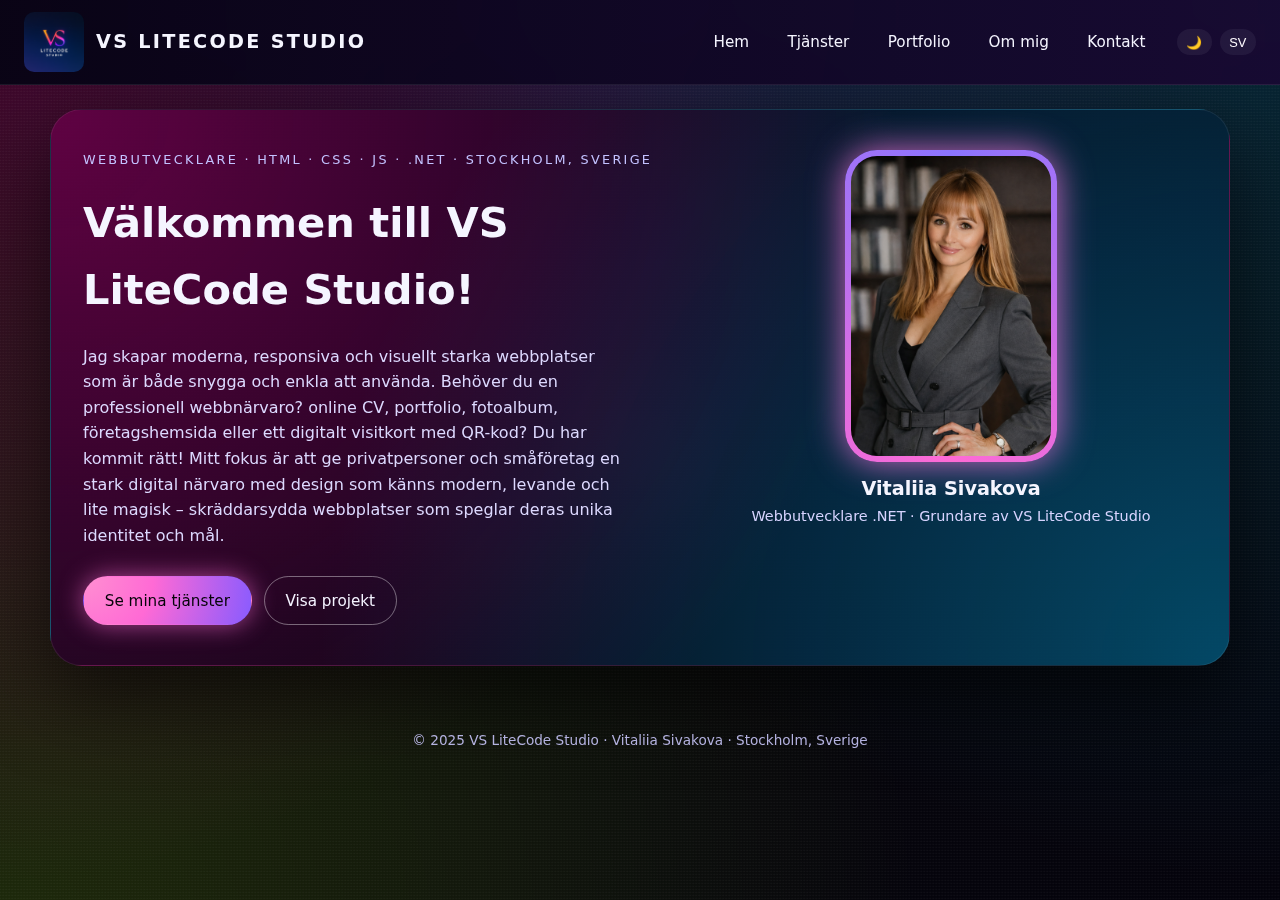
<file: index.html>
<!DOCTYPE html>
<html lang="sv">

<head>
  <script async src="https://www.googletagmanager.com/gtag/js?id=G-PQF28C71PZ"></script>
  <script>
    window.dataLayer = window.dataLayer || [];
    function gtag() { dataLayer.push(arguments); }
    gtag('js', new Date());
    gtag('config', 'G-PQF28C71PZ');
  </script>
  <meta charset="UTF-8" />
  <!-- SEO SETTINGS -->
  <meta name="description"
    content="VS LiteCode Studio — веб-разработка, дизайн, создание сайтов, портфолио и персональные проекты. Современный minimal-дизайн и быстрые сайты от Vita Sivakova.">
  <meta name="keywords" content="web development, web design, portfolio, VS LiteCode Studio, Vita Sivakova, разработка сайтов, webbutveckling, frontend, HTML CSS Javascript, .NET developer, C# programmering,web development, web design, portfolio, digital CV, VS LiteCode Studio, Vita Sivakova, frontend, hemsida, digital design,Vita Sivakova, Vitaliia Sivakova, Vita Bondarenko, Вита Сивакова, Вита Бондаренко,
створення сайтів, цифрові візитки, візитки онлайн, вебдизайн Україна, Фотоальбоми, онлайн Фотоальбоми,
створення сайтів недорого, портфоліо вебдизайнера, сайт-візитка, розробка сайтів Україна,
нейродизайн, нейродизайн сайтів, студія дизайну сайтів, лендинг компанії, лендинг,
сімейний онлайн фотоальбом, веб-розробка, розробка сайтів професійно,

создание сайтов, цифровые визитки, визитки онлайн, вебдизайн Украина, фотоальбомы онлайн,
создание сайтов недорого, создание сайтов профессионально, нейродизайн сайтов, студия дизайна сайтов,
семейный онлайн фотоальбом, портфолио, проекты, веб-разработка, веб-сайт,

web design, website design, web development, responsive design, portfolio website,
business landing page, digital business card, online portfolio, creative web studio,
modern web development, UI design, UX design, personal website, website creator,
frontend developer, one-page website, product landing page, creative website project,

hemsida, webbdesign, webbdesigner, skapa hemsida, digitala visitkort,
webbutveckling, portfolio hemsida, företagshemsida, landningssida,
digital design studio, grafisk design, skapa webbplats, svensk webbutveckling,

VS LiteCode Studio, litecode studio, студия LiteCode, вебстудия, web agency,
digital agency, creative agency, website for business, personal branding website,
online photo albums, interactive portfolio, minimalist web design, modern design trends">
  <meta name="author" content="Vita Sivakova">
  <meta name="robots" content="index, follow">
  <meta property="og:title" content="VS LiteCode Studio — Webbutveckling & Portfolio">
  <meta property="og:description" content="Современная веб-студия: стильные сайты, дизайн, портфолио и frontend-проекты.VS LiteCode Studio — современная веб-студия,
Мы разрабатываем стильные сайты, цифровые визитки, портфолио, CV, нейродизайн и персональные проекты.
Минимализм, эстетика, анимации и удобство для клиента,VS LiteCode Studio — веб-студия Виты Сиваковой и Виты Бондаренко.
Створення сайтів, вебдизайн, цифрові візитки, лендинги, сімейні онлайн фотоальбоми, портфоліо, нейродизайн,
професійна веброзробка. Modern web design, digital business cards, portfolio websites, creative landing pages,
frontend development and UI/UX design. Skapa hemsida, webbdesign och digitala visitkort.">
  <meta property="og:type" content="website">
  <meta property="og:url" content="https://bondarenkovita35-afk.github.io/vs-litecode-studio/">
  <meta property="og:image" content="assets/logo/logo.png">

  <link rel="canonical" href="https://bondarenkovita35-afk.github.io/vs-litecode-studio/" />


  <meta name="viewport" content="width=device-width, initial-scale=1.0." />
  <title>VS LiteCode Studio – Webbutveckling</title>
  <link rel="stylesheet" href="style.css" />
  <link rel="stylesheet" href="responsive.css" />

</head>

<body class="dark-theme">
  <div class="background-glow"></div>
  <header class="site-header">
    <div class="logo-area glow-logo">
      <img src="assets/logo/logo.png" alt="VS LiteCode Studio logotyp" class="logo-img" />
      <span class="studio-name">VS LITECODE STUDIO</span>
    </div>

    <nav class="main-nav">
      <button class="nav-toggle" id="nav-toggle" aria-label="Öppna meny">☰</button>
      <ul class="nav-links" id="nav-links">
        <li><a href="index.html" data-i18n="nav.home">Hem</a></li>
        <li><a href="services.html" data-i18n="nav.services">Tjänster</a></li>
        <li><a href="portfolio.html" data-i18n="nav.portfolio">Portfolio</a></li>
        <li><a href="about.html" data-i18n="nav.about">Om mig</a></li>
        <li><a href="contact.html" data-i18n="nav.contact">Kontakt</a></li>

      </ul>

      <div class="header-actions">
        <button id="theme-toggle" class="icon-btn" aria-label="Byt tema">🌙</button>
        <button id="lang-toggle" class="icon-btn" aria-label="Byt språk">SV</button>
      </div>
    </nav>

  </header>



  <main class="hero-wrapper">
    <section class="hero">
      <div class="hero-text">
        <p class="hero-tag" data-i18n="hero.tag">
          Webbutvecklare · HTML · CSS · JS · .NET · Stockholm, Sverige
        </p>

        <h1 class="hero-title" data-i18n="hero.title">
          Välkommen till VS LiteCode Studio!
        </h1>

        <p class="hero-subtitle" data-i18n="hero.subtitle">
          Jag skapar moderna, responsiva och visuellt starka webbplatser som är både snygga och enkla att
          använda.
          Behöver du en professionell webbnärvaro? online CV, portfolio, fotoalbum, företagshemsida eller ett
          digitalt visitkort med QR-kod? Du har kommit rätt!
          Mitt fokus är att ge privatpersoner och småföretag en stark digital närvaro med design som känns
          modern, levande och lite magiskt skräddarsydda webbplatser som speglar deras unika identitet och
          mål.
        </p>

        <div class="hero-buttons">
          <a href="services.html" class="btn btn-primary" data-i18n="hero.btnServices">
            Se mina tjänster
          </a>
          <a href="portfolio.html" class="btn btn-ghost" data-i18n="hero.btnProjects">
            Visa projekt
          </a>
        </div>
      </div>

      <div class="hero-photo-frame">
        <div class="neon-frame">
          <img src="assets/images/vita-profile.png" alt="Vitalia Sivakova" class="hero-photo" />
        </div>
        <div class="hero-caption">
          <h2 class="hero-name">Vitaliia Sivakova</h2>
          <p class="hero-role" data-i18n="hero.role">
            Webbutvecklare .NET · Grundare av VS LiteCode Studio
          </p>
        </div>
      </div>
    </section>
  </main>

  <footer class="site-footer">
    <span>© 2025 VS LiteCode Studio · Vitaliia Sivakova · Stockholm, Sverige</span>
  </footer>

  <script src="menu.js"></script>
  <script src="main.js"></script>
  <script src="lc-motion.js"></script>
  <script src="menu.js"></script>
  <script src="main.js"></script>
  <script src="lc-motion.js"></script>
  <script src="translat.exampel.js"></script>
</body>

</html>
</file>
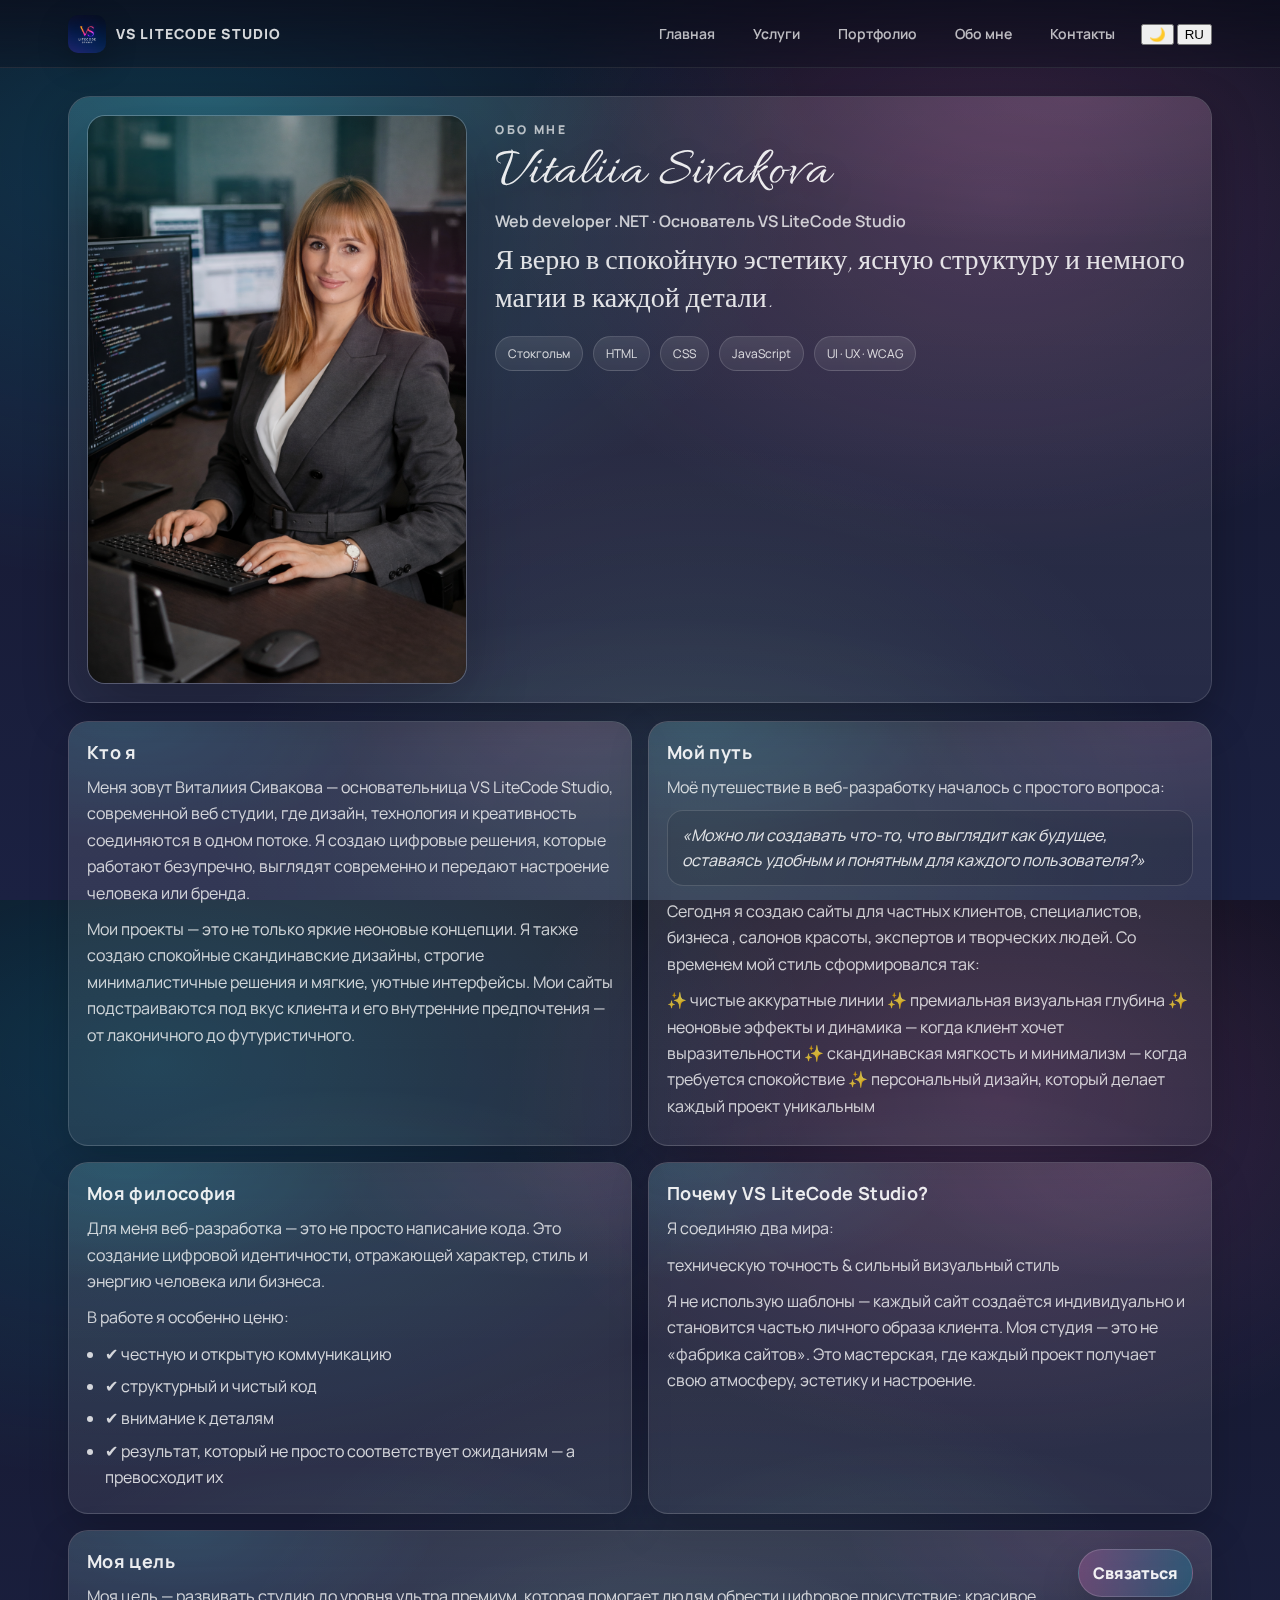
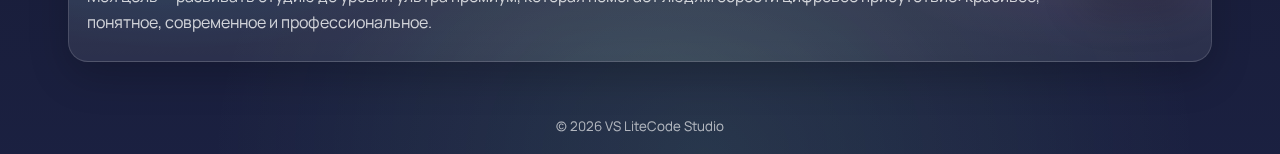
<file: about.html>
<!DOCTYPE html>
<html lang="ru">

<head>
    <meta charset="UTF-8" />
    <meta name="viewport" content="width=device-width, initial-scale=1.0" />
    <title data-i18n="about.metaTitle">Обо мне – VS LiteCode Studio</title>

    <!-- Fonts -->
    <link rel="preconnect" href="https://fonts.googleapis.com">
    <link rel="preconnect" href="https://fonts.gstatic.com" crossorigin>
    <!-- Основной читабельный -->
    <link href="https://fonts.googleapis.com/css2?family=Manrope:wght@300;400;600;700&display=swap" rel="stylesheet">
    <!-- Каллиграфия (имя + подпись) -->
    <link href="https://fonts.googleapis.com/css2?family=Allura&display=swap" rel="stylesheet">

    <link rel="stylesheet" href="about.css" />
</head>

<body>
    <!-- HEADER / NAV -->
    <header class="site-header" role="banner">
        <div class="nav-wrap">
            <a class="brand" href="index.html" aria-label="VS LiteCode Studio">
                <img class="brand-logo" src="assets/logo/logo.png" alt="VS LiteCode Studio logo" />
                <span class="brand-title">VS LITECODE STUDIO</span>
            </a>

            <nav class="nav" aria-label="Primary">
                <a class="nav-link" href="index.html" data-i18n="nav.home">Главная</a>
                <a class="nav-link" href="services.html" data-i18n="nav.services">Услуги</a>
                <a class="nav-link" href="portfolio.html" data-i18n="nav.portfolio">Портфолио</a>
                <a class="nav-link" href="about.html" data-i18n="nav.about">Обо мне</a>
                <a class="nav-link" href="contact.html" data-i18n="nav.contact">Контакты</a>

                <div class="header-actions">
                    <button id="theme-toggle" class="icon-btn" aria-label="Byt tema">🌙</button>
                    <button id="lang-toggle" class="icon-btn" aria-label="Byt språk">SV</button>
                </div>
            </nav>






        </div>
    </header>

    <!-- MAIN -->
    <main class="page" role="main">
        <!-- HERO CARD -->
        <section class="hero-card" aria-label="About hero">
            <div class="hero-photo">
                <!-- ВАЖНО: путь к фото -->
                <img src="about-photos/vita-about-bg.png" alt="Portrait of Vitaliia Sivakova" loading="eager" />
            </div>

            <div class="hero-info">
                <div class="kicker" data-about="kicker">ОБО МНЕ</div>

                <h1 class="hero-name" data-about="name">Vitaliia Sivakova</h1>
                <p class="hero-role" data-about="role">Web Developer .NET · Основатель VS LiteCode Studio</p>

                <p class="hero-quote" data-about="quote">
                    Я верю в спокойную эстетику, ясную структуру и немного магии в каждой детали.
                </p>

                <div class="chips" aria-label="Key tags">
                    <span class="chip" data-about="chip.city">Стокгольм</span>
                    <span class="chip">HTML</span>
                    <span class="chip">CSS</span>
                    <span class="chip">JavaScript</span>
                    <span class="chip">UI · UX · WCAG</span>
                </div>
            </div>
        </section>

        <!-- CONTENT GRID -->
        <section class="grid" aria-label="About content">
            <article class="card">
                <h2 class="card-title" data-about="whoTitle">Кто я</h2>
                <p class="card-text" data-about="whoP1"></p>
                <p class="card-text" data-about="whoP2"></p>
            </article>

            <article class="card">
                <h2 class="card-title" data-about="pathTitle">Мой путь</h2>
                <p class="card-text" data-about="pathP1"></p>
                <p class="card-quote" data-about="pathQuote"></p>
                <p class="card-text" data-about="pathP2"></p>
                <p class="card-text" data-about="pathP3"></p>
            </article>

            <article class="card">
                <h2 class="card-title" data-about="philoTitle">Моя философия</h2>
                <p class="card-text" data-about="philoP1"></p>
                <p class="card-text" data-about="philoP2"></p>
                <ul class="bullets" aria-label="Values">
                    <li data-about="philoB1"></li>
                    <li data-about="philoB2"></li>
                    <li data-about="philoB3"></li>
                    <li data-about="philoB4"></li>
                </ul>
            </article>

            <article class="card">
                <h2 class="card-title" data-about="whyTitle">Почему VS LiteCode Studio?</h2>
                <p class="card-text" data-about="whyP1"></p>
                <p class="card-text" data-about="whyP2"></p>
                <p class="card-text" data-about="whyP3"></p>
            </article>

            <article class="card card--wide">
                <div class="goal">
                    <div>
                        <h2 class="card-title" data-about="goalTitle">Моя цель</h2>
                        <p class="card-text" data-about="goalText"></p>
                    </div>
                    <a class="cta" href="contact.html" data-about="goalBtn">Связаться</a>
                </div>
            </article>
        </section>
    </main>

    <footer class="site-footer">
        <small>© <span id="year"></span> VS LiteCode Studio</small>
    </footer>

    <script src="about.js"></script>
    <script src="menu.js"></script>
</body>

</html>
</file>
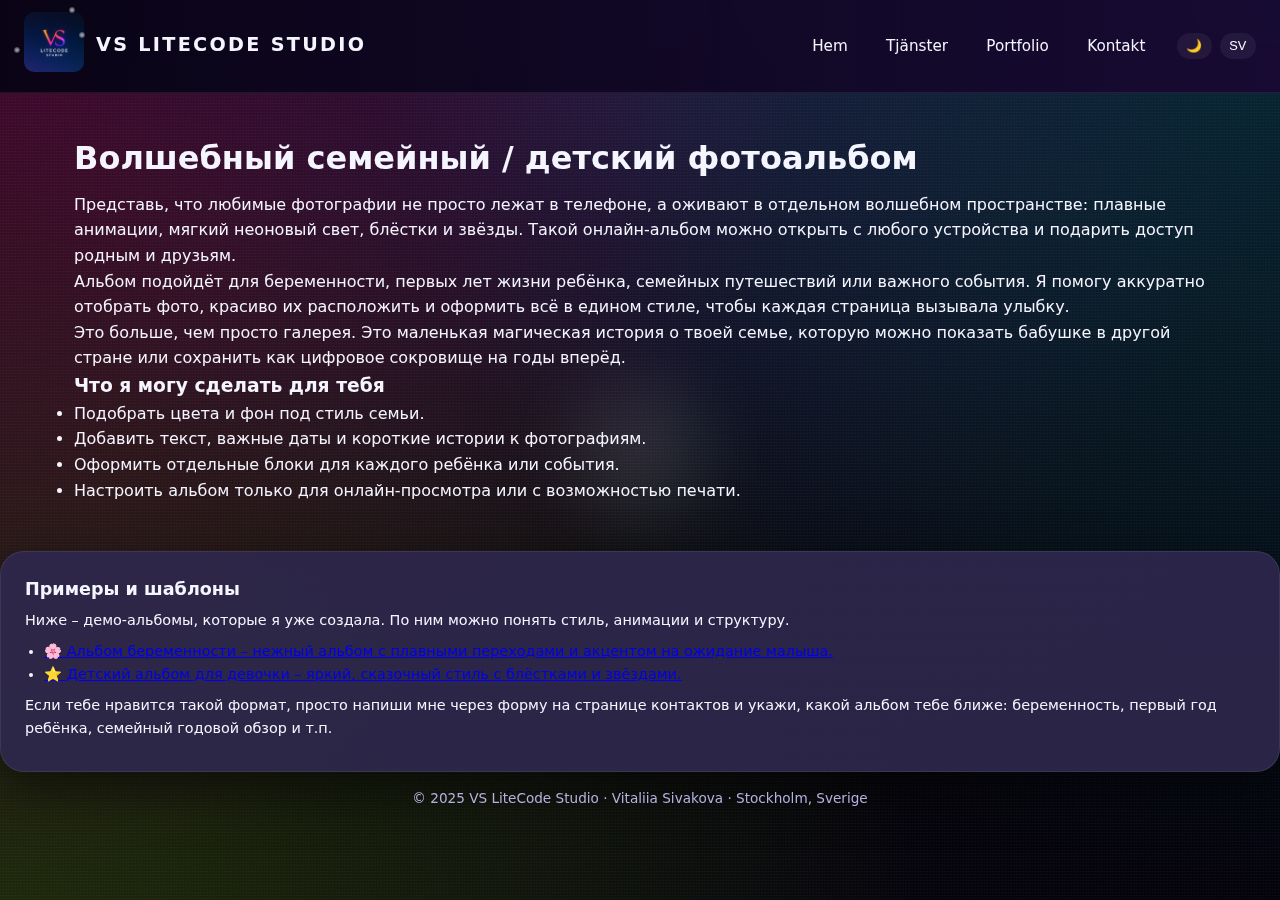
<file: album-family.html>
<!DOCTYPE html>
<html lang="sv">

<head>
    <meta charset="UTF-8" />
    <title>Волшебный фотоальбом – VS LiteCode Studio</title>

    <!-- можно потом подправить SEO под себя -->
    <meta name="description"
        content="Волшебный онлайн-фотоальбом с анимациями, блёстками и звёздами. Идеальный подарок для семьи, детей и важных моментов.">
    <meta name="viewport" content="width=device-width, initial-scale=1.0" />

    <link rel="stylesheet" href="style.css" />
    <link rel="stylesheet" href="services.css" />
    <link rel="stylesheet" href="responsive.css" />
</head>

<body class="dark-theme">
    <div class="background-glow"></div>

    <!-- тот же header что и на других страницах -->
    <header class="site-header">
        <div class="logo-area">
            <div class="logo-glow">
                <img src="assets/logo/logo.png" alt="VS LiteCode Studio logotyp" class="logo-img" />
                <div class="star"></div>
                <div class="star"></div>
                <div class="star"></div>
            </div>
            <span class="studio-name">VS LITECODE STUDIO</span>
        </div>

        <nav class="main-nav">
            <button class="nav-toggle" id="nav-toggle" aria-label="Öppna meny">☰</button>
            <ul class="nav-links" id="nav-links">
                <li><a href="index.html" data-i18n="nav.home">Hem</a></li>
                <li><a href="services.html" data-i18n="nav.services">Tjänster</a></li>
                <li><a href="portfolio.html" data-i18n="nav.portfolio">Portfolio</a></li>
                <li><a href="contact.html" data-i18n="nav.contact">Kontakt</a></li>
            </ul>
            <div class="header-actions">
                <button id="theme-toggle" class="icon-btn" aria-label="Byt tema">🌙</button>
                <button id="lang-toggle" class="icon-btn" aria-label="Byt språk">SV</button>
            </div>
        </nav>
    </header>


    <main class="page-main services-page">

        <section class="album-hero">
            <h1 class="page-title" data-i18n="albumFamily.title">
                Волшебный семейный / детский фотоальбом
            </h1>

            <p class="album-lead" data-i18n="albumFamily.lead">
                Представь, что любимые фотографии не просто лежат в телефоне, а оживают в отдельном волшебном
                пространстве:
                плавные анимации, мягкий неоновый свет, блёстки и звёзды. Такой онлайн-альбом можно открыть с любого
                устройства и подарить доступ родным и друзьям.
            </p>

            <p data-i18n="albumFamily.p1">
                Альбом подойдёт для беременности, первых лет жизни ребёнка, семейных путешествий или важного события.
                Я помогу аккуратно отобрать фото, красиво их расположить и оформить всё в едином стиле, чтобы каждая
                страница вызывала улыбку.
            </p>

            <p data-i18n="albumFamily.p2">
                Это больше, чем просто галерея. Это маленькая магическая история о твоей семье, которую можно показать
                бабушке в другой стране или сохранить как цифровое сокровище на годы вперёд.
            </p>
        </section>

        <section class="album-examples">


            <h3 data-i18n="albumFamily.forYouTitle">
                Что я могу сделать для тебя
            </h3>

            <ul class="album-benefits">
                <li data-i18n="albumFamily.forYou1">
                    Подобрать цвета и фон под стиль семьи.
                </li>
                <li data-i18n="albumFamily.forYou2">
                    Добавить текст, важные даты и короткие истории к фотографиям.
                </li>
                <li data-i18n="albumFamily.forYou3">
                    Оформить отдельные блоки для каждого ребёнка или события.
                </li>
                <li data-i18n="albumFamily.forYou4">
                    Настроить альбом только для онлайн-просмотра или с возможностью печати.
                </li>
            </ul>
        </section>

    </main>
    </section>



    </main>

    </section>

    <section class="services-grid">
        <article class="service-card">

            <h2 data-i18n="albumFamily.examplesTitle">
                Примеры и шаблоны
            </h2>

            <p data-i18n="albumFamily.examplesIntro">
                Ниже – демо-альбомы, которые я уже создала. По ним можно понять стиль, анимации и структуру.
            </p>

            <ul>
                <li>
                    <a href="https://bondarenkovita35-afk.github.io/Pregnancy_Photo-Album/" target="_blank"
                        rel="noopener noreferrer" data-i18n="albumFamily.examplePregnancy">
                        🌸 Альбом беременности – нежный альбом с плавными переходами и акцентом на ожидание малыша.
                    </a>
                </li>

                <li>
                    <a href="https://bondarenkovita35-afk.github.io/Foto-alboom-f-r-flicka/" target="_blank"
                        rel="noopener noreferrer" data-i18n="albumFamily.exampleGirl">
                        ⭐ Детский альбом для девочки – яркий, сказочный стиль с блёстками и звёздами.
                    </a>
                </li>
            </ul>

            <p data-i18n="albumFamily.cta">
                Если тебе нравится такой формат, просто напиши мне через форму на странице контактов и укажи, какой
                альбом тебе ближе: беременность, первый год ребёнка, семейный годовой обзор и т.п.
            </p>

        </article>
    </section>


    </main>

    <footer class="site-footer">
        <span>© 2025 VS LiteCode Studio · Vitaliia Sivakova · Stockholm, Sverige</span>
    </footer>

    <script src="menu.js"></script>
    <script src="main.js"></script>
</body>

</html>
</file>
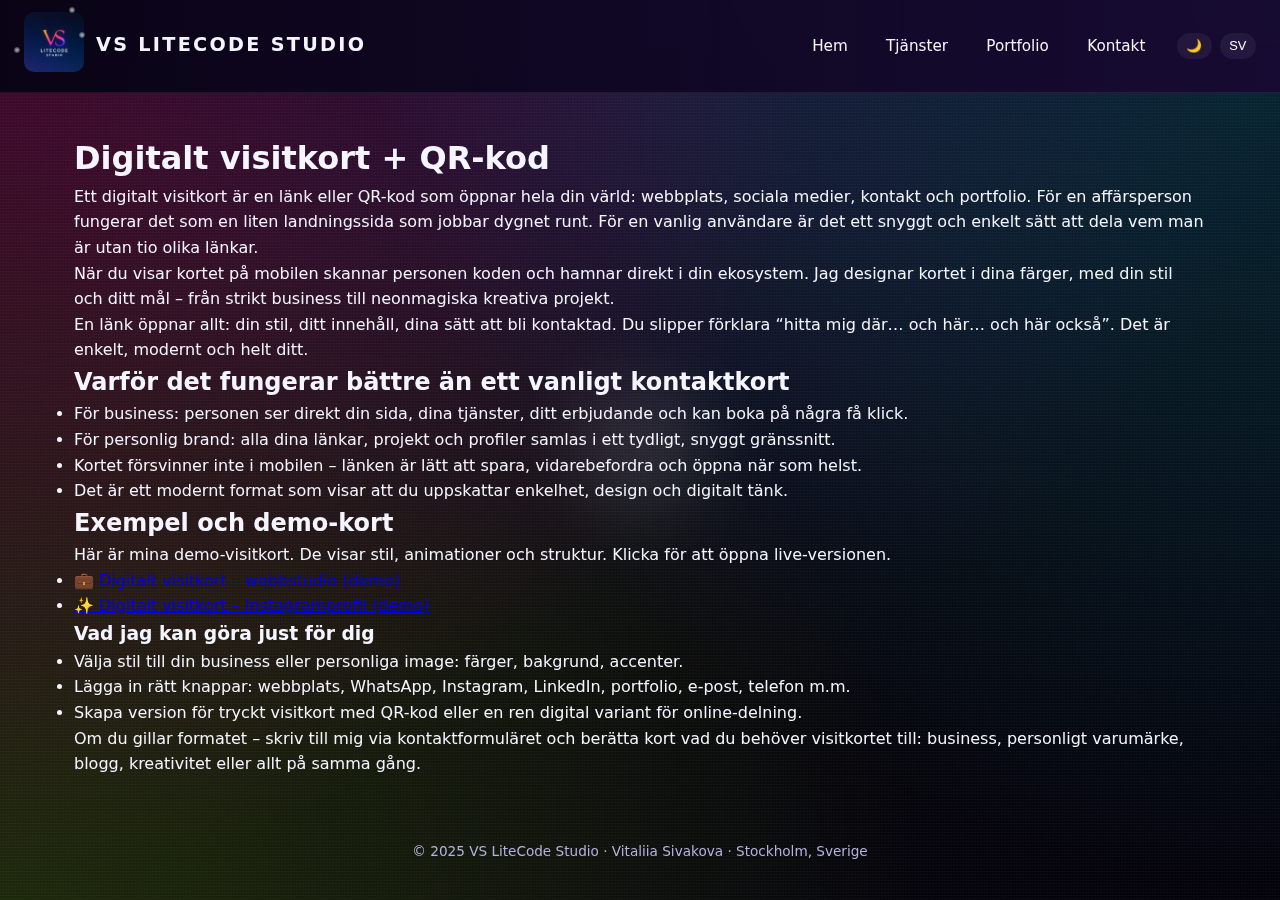
<file: card-digital.html>
<!DOCTYPE html>
<html lang="sv">

<head>
    <meta charset="UTF-8" />
    <title>Digitalt visitkort – VS LiteCode Studio</title>
    <meta name="viewport" content="width=device-width, initial-scale=1.0" />

    <meta name="description"
        content="Digitalt visitkort med QR-kod – modern lösning för både företagare och privatpersoner. Skapat av VS LiteCode Studio.">
    <meta name="author" content="Vita Sivakova">

    <link rel="stylesheet" href="style.css" />
    <link rel="stylesheet" href="services.css" />
    <link rel="stylesheet" href="responsive.css" />
</head>

<body class="dark-theme">
    <div class="background-glow"></div>

    <!-- HEADER -->
    <header class="site-header">
        <div class="logo-area">
            <div class="logo-glow">
                <img src="assets/logo/logo.png" alt="VS LiteCode Studio logotyp" class="logo-img" />
                <div class="star"></div>
                <div class="star"></div>
                <div class="star"></div>
            </div>
            <span class="studio-name">VS LITECODE STUDIO</span>
        </div>

        <nav class="main-nav">
            <button class="nav-toggle" id="nav-toggle" aria-label="Öppna meny">☰</button>
            <ul class="nav-links" id="nav-links">
                <li><a href="index.html" data-i18n="nav.home">Hem</a></li>
                <li><a href="services.html" data-i18n="nav.services">Tjänster</a></li>
                <li><a href="portfolio.html" data-i18n="nav.portfolio">Portfolio</a></li>
                <li><a href="contact.html" data-i18n="nav.contact">Kontakt</a></li>
            </ul>
            <div class="header-actions">
                <button id="theme-toggle" class="icon-btn" aria-label="Byt tema">🌙</button>
                <button id="lang-toggle" class="icon-btn" aria-label="Byt språk">SV</button>
            </div>
        </nav>
    </header>

    <main class="page-main album-page">

        <!-- ГЛАВНЫЙ ТЕКСТ ПРО ВИЗИТКУ -->
        <section class="album-hero">
            <h1 data-i18n="cardPage.title">Digitalt visitkort + QR-kod</h1>

            <p data-i18n="cardPage.lead">
                Ett digitalt visitkort är en länk eller QR-kod som öppnar hela din värld: webbplats, sociala medier,
                kontakt och portfolio. För en affärsperson fungerar det som en liten landningssida som jobbar dygnet
                runt. För en vanlig användare är det ett snyggt och enkelt sätt att dela vem man är utan tio olika
                länkar.
            </p>

            <p data-i18n="cardPage.p1">
                När du visar kortet på mobilen skannar personen koden och hamnar direkt i din ekosystem. Jag designar
                kortet i dina färger, med din stil och ditt mål – från strikt business till neonmagiska kreativa
                projekt.
            </p>

            <p data-i18n="cardPage.p2">
                En länk öppnar allt: din stil, ditt innehåll, dina sätt att bli kontaktad. Du slipper förklara “hitta
                mig
                där… och här… och här också”. Det är enkelt, modernt och helt ditt.
            </p>
        </section>

        <!-- СПИСОК ПРЕИМУЩЕСТВ -->
        <section class="album-benefits card-box">
            <h2 data-i18n="cardPage.benefitsTitle">Varför det fungerar bättre än ett vanligt kontaktkort</h2>
            <ul>
                <li data-i18n="cardPage.benefit1">
                    För business: personen ser direkt din sida, dina tjänster, ditt erbjudande och kan boka på några få
                    klick.
                </li>
                <li data-i18n="cardPage.benefit2">
                    För personlig brand: alla dina länkar, projekt och profiler samlas i ett tydligt, snyggt gränssnitt.
                </li>
                <li data-i18n="cardPage.benefit3">
                    Kortet försvinner inte i mobilen – länken är lätt att spara, vidarebefordra och öppna när som helst.
                </li>
                <li data-i18n="cardPage.benefit4">
                    Det är ett modernt format som visar att du uppskattar enkelhet, design och digitalt tänk.
                </li>
            </ul>
        </section>

        <!-- ПРИМЕРЫ И ШАБЛОНЫ -->
        <section class="album-examples card-box">
            <h2 data-i18n="cardPage.examplesTitle">Exempel och demo-kort</h2>
            <p data-i18n="cardPage.examplesIntro">
                Här är mina demo-visitkort. De visar stil, animationer och struktur. Klicka för att öppna
                live-versionen.
            </p>
            <ul>
                <li>
                    <a href="https://bondarenkovita35-afk.github.io/Digital-visitkort-med-QR-kod/" target="_blank"
                        data-i18n="cardPage.exampleWeb">
                        💼 Digitalt visitkort – webbstudio (demo)
                    </a>
                </li>
                <li>
                    <a href="https://bondarenkovita35-afk.github.io/Visik-Kort-mall/" target="_blank"
                        data-i18n="cardPage.exampleLashes">
                        ✨ Digitalt visitkort – Instagramprofil (demo)
                    </a>
                </li>
            </ul>

            <h3 data-i18n="cardPage.customTitle">Vad jag kan göra just för dig</h3>
            <ul>
                <li data-i18n="cardPage.custom1">
                    Välja stil till din business eller personliga image: färger, bakgrund, accenter.
                </li>
                <li data-i18n="cardPage.custom2">
                    Lägga in rätt knappar: webbplats, WhatsApp, Instagram, LinkedIn, portfolio, e-post, telefon m.m.
                </li>
                <li data-i18n="cardPage.custom3">
                    Skapa version för tryckt visitkort med QR-kod eller en ren digital variant för online-delning.
                </li>
            </ul>

            <p data-i18n="cardPage.cta">
                Om du gillar formatet – skriv till mig via kontaktformuläret och berätta kort vad du behöver visitkortet
                till: business, personligt varumärke, blogg, kreativitet eller allt på samma gång.
            </p>
        </section>
    </main>

    <footer class="site-footer">
        <span>© 2025 VS LiteCode Studio · Vitaliia Sivakova · Stockholm, Sverige</span>
    </footer>

    <script src="menu.js"></script>
    <script src="main.js"></script>
</body>

</html>
</file>
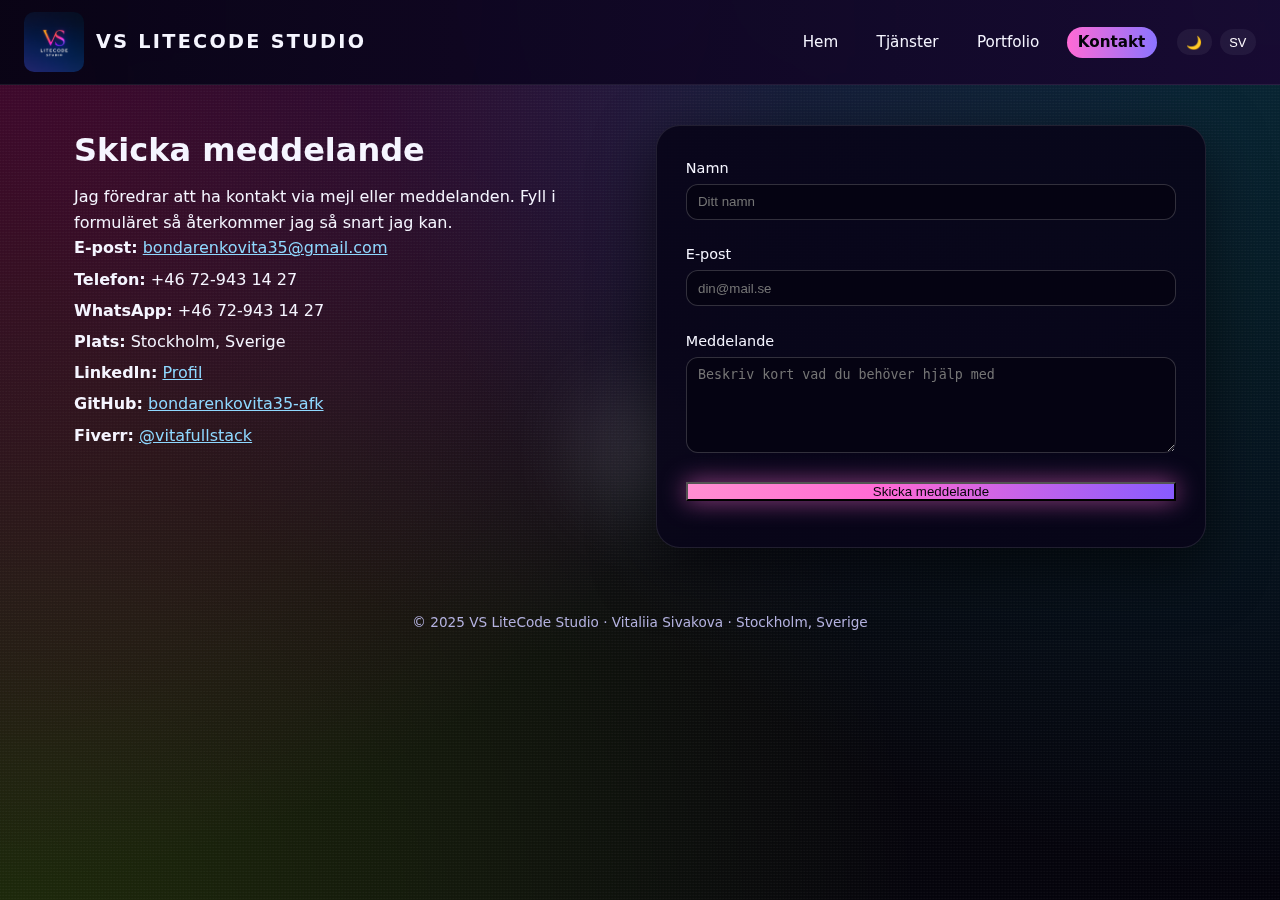
<file: contact.html>
<!DOCTYPE html>
<html lang="sv">

<head>
    <script async src="https://www.googletagmanager.com/gtag/js?id=G-PQF28C71PZ"></script>
    <script>
        window.dataLayer = window.dataLayer || [];
        function gtag() { dataLayer.push(arguments); }
        gtag('js', new Date());
        gtag('config', 'G-PQF28C71PZ');
    </script>
    <meta charset="UTF-8" />
    <!-- SEO SETTINGS -->
    <meta name="description"
        content="VS LiteCode Studio — веб-разработка, дизайн, создание сайтов, портфолио и персональные проекты. Современный minimal-дизайн и быстрые сайты от Vita Sivakova.">
    <meta name="keywords"
        content="web development, web design, portfolio, VS LiteCode Studio, Vita Sivakova, разработка сайтов, webbutveckling, frontend, HTML CSS Javascript">
    <meta name="author" content="Vita Sivakova">
    <meta name="robots" content="index, follow">
    <meta property="og:title" content="VS LiteCode Studio — Webbutveckling & Portfolio">
    <meta property="og:description"
        content="Современная веб-студия: стильные сайты, дизайн, портфолио и frontend-проекты.">
    <meta property="og:type" content="website">
    <meta property="og:url" content="https://bondarenkovita35-afk.github.io/vs-litecode-studio/">
    <meta property="og:image" content="assets/logo/logo.png">

    <link rel="canonical" href="https://bondarenkovita35-afk.github.io/vs-litecode-studio/contact.html" />

    <meta name="viewport" content="width=device-width, initial-scale=1.0" />
    <title>Kontakt – VS LiteCode Studio</title>
    <link rel="stylesheet" href="style.css" />
    <link rel="stylesheet" href="responsive.css" />
</head>

<body class="dark-theme">
    <div class="background-glow"></div>

    <header class="site-header">
        <div class="logo-area glow-logo">
            <img src="assets/logo/logo.png" alt="VS LiteCode Studio logotyp" class="logo-img" />
            <span class="studio-name">VS LITECODE STUDIO</span>
        </div>

        <nav class="main-nav">
            <button class="nav-toggle" id="nav-toggle" aria-label="Öppna meny">☰</button>
            <ul class="nav-links" id="nav-links">
                <li><a href="index.html" data-i18n="nav.home">Hem</a></li>
                <li><a href="services.html" data-i18n="nav.services">Tjänster</a></li>
                <li><a href="portfolio.html" data-i18n="nav.portfolio">Portfolio</a></li>
                <li><a href="contact.html" class="active" data-i18n="nav.contact">Kontakt</a></li>
            </ul>
            <div class="header-actions">
                <button id="theme-toggle" class="icon-btn" aria-label="Byt tema">🌙</button>
                <button id="lang-toggle" class="icon-btn" aria-label="Byt språk">SV</button>
            </div>
        </nav>
    </header>

    <main class="page-main contact-page">
        <section class="contact-intro">
            <h1 class="page-title" data-i18n="contact.title">Skicka meddelande</h1>
            <p data-i18n="contact.text">
                Jag föredrar att ha kontakt via mejl eller meddelanden. Fyll i formuläret så återkommer jag så snart jag
                kan.
            </p>

            <div class="contact-details">
                <p><strong>E-post:</strong> <a href="mailto:bondarenkovita35@gmail.com">bondarenkovita35@gmail.com</a>
                </p>
                <p><strong>Telefon:</strong> +46 72-943 14 27</p>
                <p><strong>WhatsApp:</strong> +46 72-943 14 27</p>
                <p><strong>Plats:</strong> Stockholm, Sverige</p>
                <p>
                    <strong>LinkedIn:</strong>
                    <a href="https://www.linkedin.com/in/vitaliiа-sivakova-865471187/" target="_blank">Profil</a>
                </p>
                <p>
                    <strong>GitHub:</strong>
                    <a href="https://github.com/bondarenkovita35-afk" target="_blank">bondarenkovita35-afk</a>
                </p>
                <p>
                    <strong>Fiverr:</strong>
                    <a href="https://www.fiverr.com/vitafullstack" target="_blank">@vitafullstack</a>
                </p>
            </div>
        </section>

        <section class="contact-form-section">
            <form class="contact-form" action="https://formsubmit.co/bondarenkovita35@gmail.com" method="POST">

                <!-- Настройки -->
                <input type="hidden" name="_subject" value="Nytt meddelande från VS LiteCode Studio">
                <input type="hidden" name="_captcha" value="false">
                <input type="hidden" name="_next"
                    value="https://bondarenkovita35-afk.github.io/vs-litecode-studio/contact.html">

                <div class="form-group">
                    <label for="name">Namn</label>
                    <input type="text" id="name" name="name" placeholder="Ditt namn" required>
                </div>

                <div class="form-group">
                    <label for="email">E-post</label>
                    <input type="email" id="email" name="email" placeholder="din@mail.se" required>
                </div>

                <div class="form-group">
                    <label for="message">Meddelande</label>
                    <textarea id="message" name="message" rows="5" placeholder="Beskriv kort vad du behöver hjälp med"
                        required></textarea>
                </div>

                <button type="submit" class="btn-primary">
                    Skicka meddelande
                </button>
                <p id="contact-status" class="contact-status">
                </p>
            </form>

        </section>
    </main>

    <footer class="site-footer">
        <span>© 2025 VS LiteCode Studio · Vitaliia Sivakova · Stockholm, Sverige</span>
    </footer>

    <script src="menu.js"></script>
    <script src="main.js"></script>
</body>

</html>
</file>
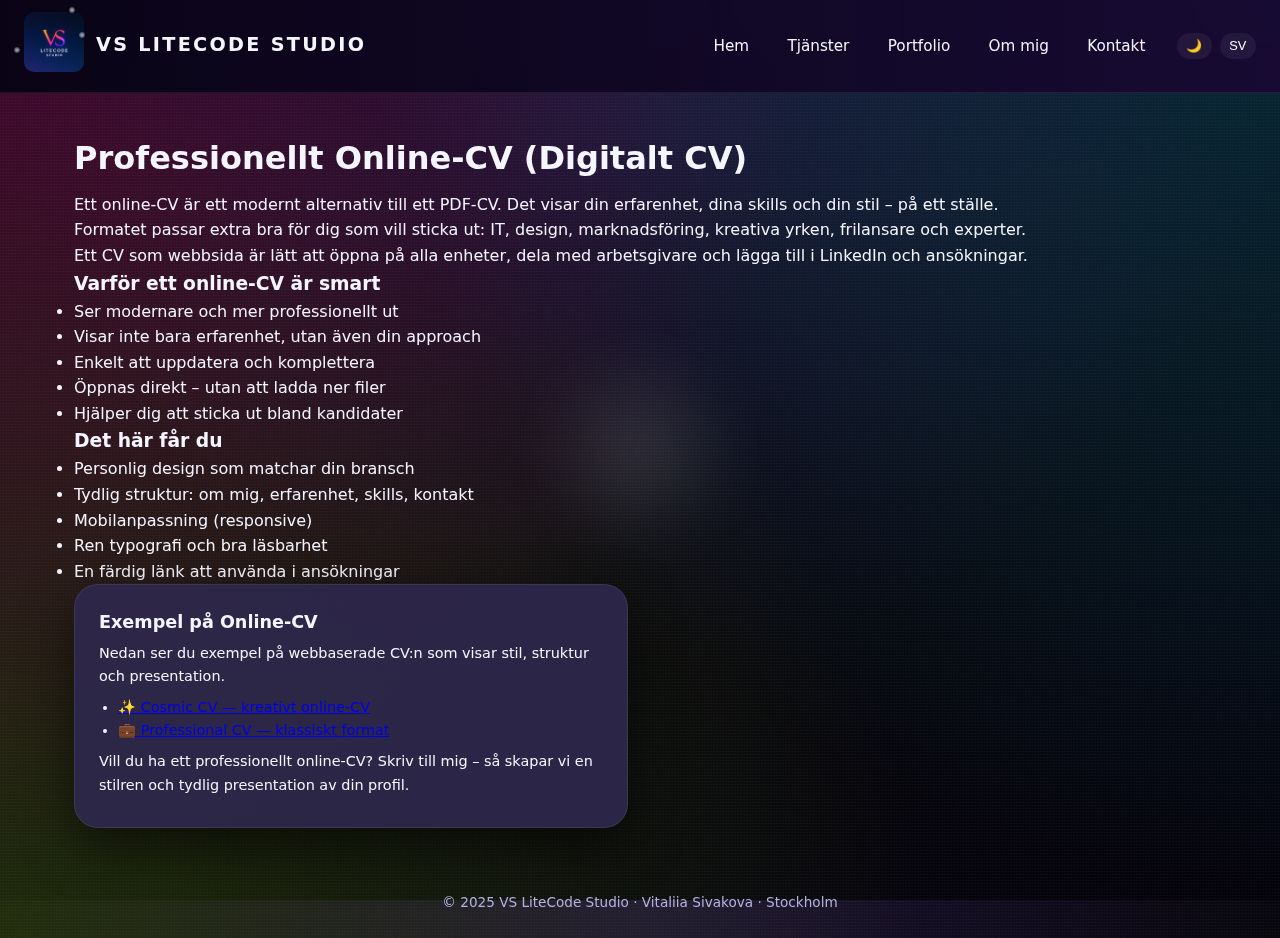
<file: CV-exampel.html>
<!DOCTYPE html>
<html lang="ru">

<head>
    <meta charset="UTF-8" />

    <!-- SEO (будет обновляться скриптом при смене языка) -->
    <title data-i18n="cvPage.seoTitle">Профессиональное Online CV – VS LiteCode Studio</title>
    <meta name="description"
        content="Профессиональное онлайн CV (Digital CV). Современный дизайн, адаптация под мобильные устройства и презентация опыта в интернете.">
    <meta name="keywords" content="online cv, digital cv, веб резюме, cv сайт, VS LiteCode Studio">
    <meta name="viewport" content="width=device-width, initial-scale=1.0" />

    <link rel="stylesheet" href="style.css" />
    <link rel="stylesheet" href="services.css" />
    <link rel="stylesheet" href="responsive.css" />
</head>

<body class="dark-theme">
    <div class="background-glow"></div>

    <!-- HEADER -->
    <header class="site-header">
        <div class="logo-area">
            <div class="logo-glow">
                <img src="assets/logo/logo.png" alt="VS LiteCode Studio logo" class="logo-img" />
                <div class="star"></div>
                <div class="star"></div>
                <div class="star"></div>
            </div>
            <span class="studio-name">VS LITECODE STUDIO</span>
        </div>

        <nav class="main-nav">
            <button class="nav-toggle" id="nav-toggle" aria-label="Öppna meny">☰</button>

            <ul class="nav-links" id="nav-links">
                <li><a href="index.html" data-i18n="nav.home">Hem</a></li>
                <li><a href="services.html" data-i18n="nav.services">Tjänster</a></li>
                <li><a href="portfolio.html" data-i18n="nav.portfolio">Portfolio</a></li>
                <li><a href="about.html" data-i18n="nav.about">Om mig</a></li>
                <li><a href="contact.html" data-i18n="nav.contact">Kontakt</a></li>
            </ul>

            <div class="header-actions">
                <button id="theme-toggle" class="icon-btn" aria-label="Byt tema">🌙</button>
                <button id="lang-toggle" class="icon-btn" aria-label="Byt språk">SV</button>
            </div>
        </nav>
    </header>

    <!-- MAIN -->
    <main class="page-main services-page">

        <!-- HERO -->
        <section class="album-hero">
            <h1 class="page-title" data-i18n="cvPage.title">
                Профессиональное Online CV (Digital CV)
            </h1>

            <p class="album-lead" data-i18n="cvPage.lead">
                Онлайн CV — это современная альтернатива PDF-резюме.
                Оно показывает твой опыт, навыки и личный стиль в одном месте.
            </p>

            <p data-i18n="cvPage.p1">
                Такой формат особенно хорошо работает для специалистов,
                которые хотят выделиться: IT, дизайн, маркетинг, креативные профессии,
                фрилансеры и эксперты.
            </p>

            <p data-i18n="cvPage.p2">
                CV в виде сайта легко открыть с любого устройства,
                отправить работодателю или добавить в LinkedIn и заявки.
            </p>
        </section>

        <!-- WHY CV -->
        <section class="album-examples">
            <h3 data-i18n="cvPage.whyTitle">Зачем нужно онлайн CV</h3>

            <ul class="album-benefits">
                <li data-i18n="cvPage.why1">Выглядит современнее и профессиональнее</li>
                <li data-i18n="cvPage.why2">Показывает не только опыт, но и подход</li>
                <li data-i18n="cvPage.why3">Легко обновляется и дополняется</li>
                <li data-i18n="cvPage.why4">Открывается без скачивания файлов</li>
                <li data-i18n="cvPage.why5">Выделяет среди других кандидатов</li>
            </ul>
        </section>

        <!-- WHAT YOU GET -->
        <section class="album-examples">
            <h3 data-i18n="cvPage.getTitle">Что ты получаешь</h3>

            <ul class="album-benefits">
                <li data-i18n="cvPage.get1">Индивидуальный дизайн под твою профессию</li>
                <li data-i18n="cvPage.get2">Структуру: о себе, опыт, навыки, контакты</li>
                <li data-i18n="cvPage.get3">Адаптацию под мобильные устройства</li>
                <li data-i18n="cvPage.get4">Аккуратную типографику и читаемость</li>
                <li data-i18n="cvPage.get5">Готовую ссылку для резюме и заявок</li>
            </ul>
        </section>

        <!-- EXAMPLES -->
        <section class="services-grid">
            <article class="service-card">
                <h2 data-i18n="cvPage.examplesTitle">Примеры Online CV</h2>

                <p data-i18n="cvPage.examplesIntro">
                    Ниже — примеры веб-резюме, которые показывают стиль,
                    структуру и подачу.
                </p>

                <ul>
                    <li>
                        <a href="https://bondarenkovita35-afk.github.io/CV-LIZA-COSMIC/" target="_blank" rel="noopener"
                            data-i18n="cvPage.example1">
                            ✨ Cosmic CV — креативное онлайн резюме
                        </a>
                    </li>

                    <li>
                        <a href="https://bondarenkovita35-afk.github.io/my-cv/" target="_blank" rel="noopener"
                            data-i18n="cvPage.example2">
                            💼 Professional CV — классический формат
                        </a>
                    </li>
                </ul>

                <p data-i18n="cvPage.cta">
                    Если тебе нужно профессиональное онлайн CV —
                    напиши мне, и я помогу создать стильную и понятную презентацию твоего опыта.
                </p>
            </article>
        </section>

    </main>

    <!-- FOOTER -->
    <footer class="site-footer">
        <span>© 2025 VS LiteCode Studio · Vitaliia Sivakova · Stockholm</span>
    </footer>

    <!-- Scripts -->
    <script src="menu.js"></script>
    <script src="main.js"></script>
    <script src="translat.exampel.js"></script>
</body>

</html>
</file>
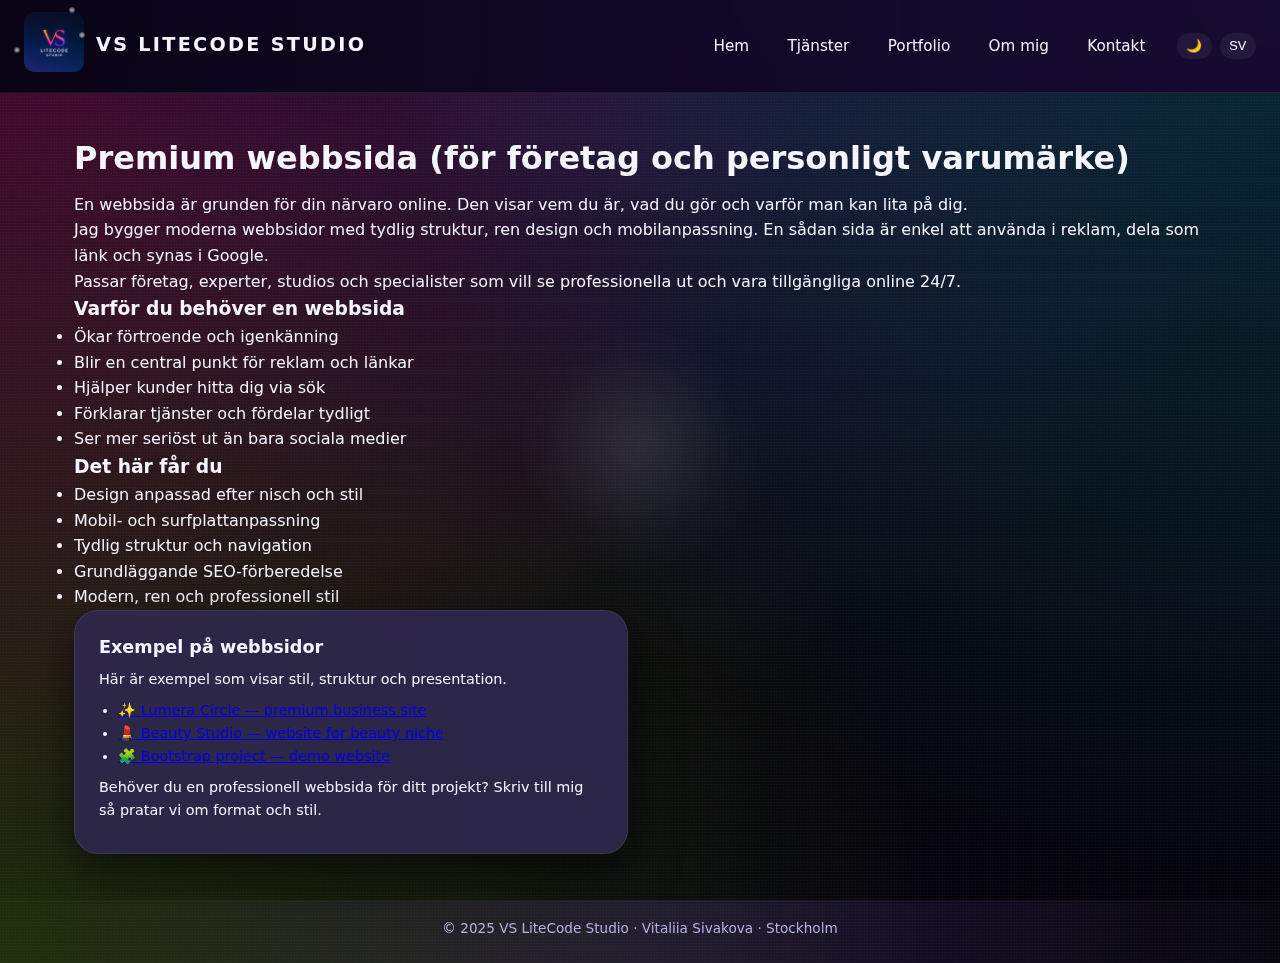
<file: hemsida-exampel.html>
<!DOCTYPE html>
<html lang="ru">

<head>
    <meta charset="UTF-8" />
    <title>Премиум веб-сайт – VS LiteCode Studio</title>
    <meta name="description" content="Премиум веб-сайт для бизнеса и личного бренда." />
    <meta name="keywords" content="website, webbsida, веб сайт, сайт для бизнеса, VS LiteCode Studio" />
    <meta name="viewport" content="width=device-width, initial-scale=1.0" />

    <link rel="stylesheet" href="style.css" />
    <link rel="stylesheet" href="services.css" />
    <link rel="stylesheet" href="responsive.css" />
</head>

<body class="dark-theme">
    <div class="background-glow"></div>

    <header class="site-header">
        <div class="logo-area">
            <div class="logo-glow">
                <img src="assets/logo/logo.png" alt="VS LiteCode Studio logo" class="logo-img" />
                <div class="star"></div>
                <div class="star"></div>
                <div class="star"></div>
            </div>
            <span class="studio-name">VS LITECODE STUDIO</span>
        </div>

        <nav class="main-nav">
            <button class="nav-toggle" id="nav-toggle">☰</button>

            <ul class="nav-links" id="nav-links">
                <li><a href="index.html" data-i18n="nav.home">Главная</a></li>
                <li><a href="services.html" data-i18n="nav.services">Услуги</a></li>
                <li><a href="portfolio.html" data-i18n="nav.portfolio">Портфолио</a></li>
                <li><a href="about.html" data-i18n="nav.about">Обо мне</a></li>
                <li><a href="contact.html" data-i18n="nav.contact">Контакты</a></li>
            </ul>

            <div class="header-actions">
                <button id="theme-toggle" class="icon-btn" aria-label="Byt tema">🌙</button>
                <button id="lang-toggle" class="icon-btn" aria-label="Byt språk">SV</button>
            </div>
        </nav>
    </header>

    <main class="page-main services-page">
        <section class="album-hero">
            <h1 class="page-title" data-i18n="web.title">Премиум веб-сайт</h1>

            <p class="album-lead" data-i18n="web.lead"></p>
            <p data-i18n="web.p1"></p>
            <p data-i18n="web.p2"></p>
        </section>

        <section class="album-examples">
            <h3 data-i18n="web.why.title"></h3>
            <ul class="album-benefits">
                <li data-i18n="web.why.1"></li>
                <li data-i18n="web.why.2"></li>
                <li data-i18n="web.why.3"></li>
                <li data-i18n="web.why.4"></li>
                <li data-i18n="web.why.5"></li>
            </ul>
        </section>

        <section class="album-examples">
            <h3 data-i18n="web.get.title"></h3>
            <ul class="album-benefits">
                <li data-i18n="web.get.1"></li>
                <li data-i18n="web.get.2"></li>
                <li data-i18n="web.get.3"></li>
                <li data-i18n="web.get.4"></li>
                <li data-i18n="web.get.5"></li>
            </ul>
        </section>

        <section class="services-grid">
            <article class="service-card">
                <h2 data-i18n="web.examples.title"></h2>
                <p data-i18n="web.examples.intro"></p>

                <ul>
                    <li><a href="https://bondarenkovita35-afk.github.io/lumera-circle-website/" target="_blank"
                            rel="noopener" data-i18n="web.examples.1">✨ Lumera Circle</a></li>
                    <li><a href="https://bondarenkovita35-afk.github.io/beauty-studio-demo/" target="_blank"
                            rel="noopener" data-i18n="web.examples.2">💄 Beauty Studio</a></li>
                    <li><a href="https://bondarenkovita35-afk.github.io/bootstrap-proect/" target="_blank"
                            rel="noopener" data-i18n="web.examples.3">🧩 Bootstrap</a></li>
                </ul>

                <p data-i18n="web.examples.cta"></p>
            </article>
        </section>
    </main>

    <footer class="site-footer">
        <span>© 2025 VS LiteCode Studio · Vitaliia Sivakova · Stockholm</span>
    </footer>

    <script src="menu.js"></script>
    <script src="main.js"></script>
    <script src="komplett-paket-i18n.js"></script>
</body>

</html>
</file>
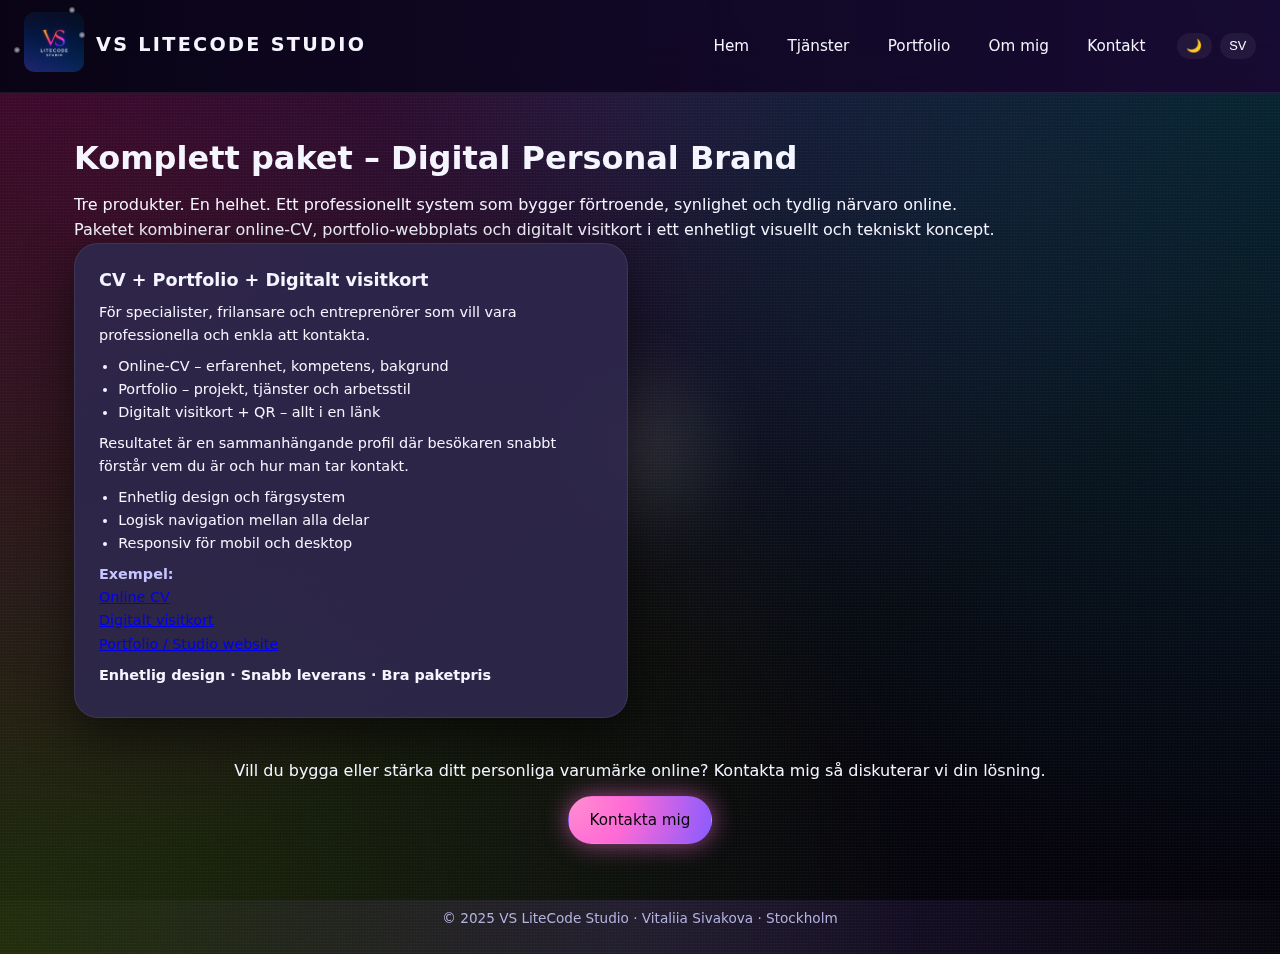
<file: komplett-paket-exampel.html>
<!DOCTYPE html>
<html lang="sv">

<head>
    <meta charset="UTF-8" />
    <title>Komplett paket – VS LiteCode Studio</title>

    <meta name="description"
        content="Komplett paket: Online CV, Portfolio och Digitalt visitkort med QR-kod. En professionell lösning för personlig branding.">
    <meta name="keywords"
        content="online CV, portfolio website, digital business card, personal brand, VS LiteCode Studio">
    <meta name="viewport" content="width=device-width, initial-scale=1.0" />

    <link rel="stylesheet" href="style.css" />
    <link rel="stylesheet" href="services.css" />
    <link rel="stylesheet" href="responsive.css" />
</head>

<body class="dark-theme">
    <div class="background-glow"></div>

    <!-- HEADER -->
    <header class="site-header">
        <div class="logo-area">
            <div class="logo-glow">
                <img src="assets/logo/logo.png" alt="VS LiteCode Studio logo" class="logo-img" />
                <div class="star"></div>
                <div class="star"></div>
                <div class="star"></div>
            </div>
            <span class="studio-name">VS LITECODE STUDIO</span>
        </div>

        <nav class="main-nav">
            <button class="nav-toggle" id="nav-toggle" aria-label="Open menu">☰</button>

            <ul class="nav-links" id="nav-links">
                <li><a href="index.html" data-i18n="nav.home">Hem</a></li>
                <li><a href="services.html" data-i18n="nav.services">Tjänster</a></li>
                <li><a href="portfolio.html" data-i18n="nav.portfolio">Portfolio</a></li>
                <li><a href="about.html" data-i18n="nav.about">Om mig</a></li>
                <li><a href="contact.html" data-i18n="nav.contact">Kontakt</a></li>
            </ul>

            <div class="header-actions">
                <button id="theme-toggle" class="icon-btn" aria-label="Byt tema">🌙</button>
                <button id="lang-toggle" class="icon-btn" aria-label="Byt språk">SV</button>
            </div>
        </nav>
    </header>

    <!-- MAIN -->
    <main class="page-main services-page">

        <!-- HERO -->
        <section class="album-hero">
            <h1 class="page-title" data-i18n="package.title">
                Komplett paket – Digital Personal Brand
            </h1>

            <p class="album-lead" data-i18n="package.lead">
                Tre produkter. En helhet. Ett professionellt system som bygger förtroende,
                synlighet och tydlig närvaro online.
            </p>

            <p data-i18n="package.text">
                Detta paket kombinerar online-CV, portfolio-webbplats och digitalt visitkort
                i ett enhetligt visuellt och tekniskt koncept. Alla delar samverkar och leder besökaren rätt.
            </p>
        </section>

        <!-- CONTENT -->
        <section class="services-grid">
            <article class="service-card glass-card">
                <h2 data-i18n="package.card.title">CV + Portfolio + Digitalt visitkort</h2>

                <p data-i18n="package.card.desc">
                    Paketet är utvecklat för specialister, frilansare och entreprenörer
                    som vill presentera sig professionellt och vara enkla att kontakta.
                </p>

                <ul>
                    <li data-i18n="package.item1">Online-CV – tydlig presentation av erfarenhet och kompetenser</li>
                    <li data-i18n="package.item2">Portfolio-webbplats – projekt, tjänster och arbetsstil</li>
                    <li data-i18n="package.item3">Digitalt visitkort med QR-kod – allt samlat i en länk</li>
                </ul>

                <p data-i18n="package.result">
                    Resultatet är en sammanhängande digital profil där besökaren snabbt förstår vem du är,
                    vad du erbjuder och hur man tar kontakt.
                </p>

                <ul>
                    <li data-i18n="package.benefit1">Enhetlig design och färgsystem</li>
                    <li data-i18n="package.benefit2">Logisk navigation mellan alla delar</li>
                    <li data-i18n="package.benefit3">Responsiv design för mobil och desktop</li>
                </ul>

                <p class="example-link-label">
                    <strong data-i18n="package.example">Exempel:</strong><br>
                    <a href="https://bondarenkovita35-afk.github.io/my-cv/" target="_blank" rel="noopener">Online
                        CV</a><br>
                    <a href="https://bondarenkovita35-afk.github.io/Digital-visitkort-med-QR-kod/" target="_blank"
                        rel="noopener">Digitalt visitkort</a><br>
                    <a href="https://bondarenkovita35-afk.github.io/vs-litecode-studio/" target="_blank"
                        rel="noopener">Portfolio / Studio website</a>
                </p>

                <p class="price" data-i18n="package.price">
                    Enhetlig design · Snabb leverans · Bra paketpris
                </p>
            </article>
        </section>

        <!-- CTA -->
        <section class="cta-section">
            <p data-i18n="package.cta.text">
                Vill du bygga eller stärka ditt personliga varumärke online?
                Kontakta mig så diskuterar vi lösningen som passar dig.
            </p>

            <a href="contact.html" class="btn btn-primary" data-i18n="package.cta.btn">
                Kontakta mig
            </a>
        </section>

    </main>

    <!-- FOOTER -->
    <footer class="site-footer">
        <span>© 2025 VS LiteCode Studio · Vitaliia Sivakova · Stockholm</span>
    </footer>

    <!-- JS -->
    <script src="menu.js"></script>

    <!-- main.js должен быть БЕЗ языка (только тема/общие вещи) -->
    <script src="main.js"></script>

    <!-- язык только этой страницы -->
    <script src="komplett-paket-i18n.js"></script>
</body>

</html>
</file>
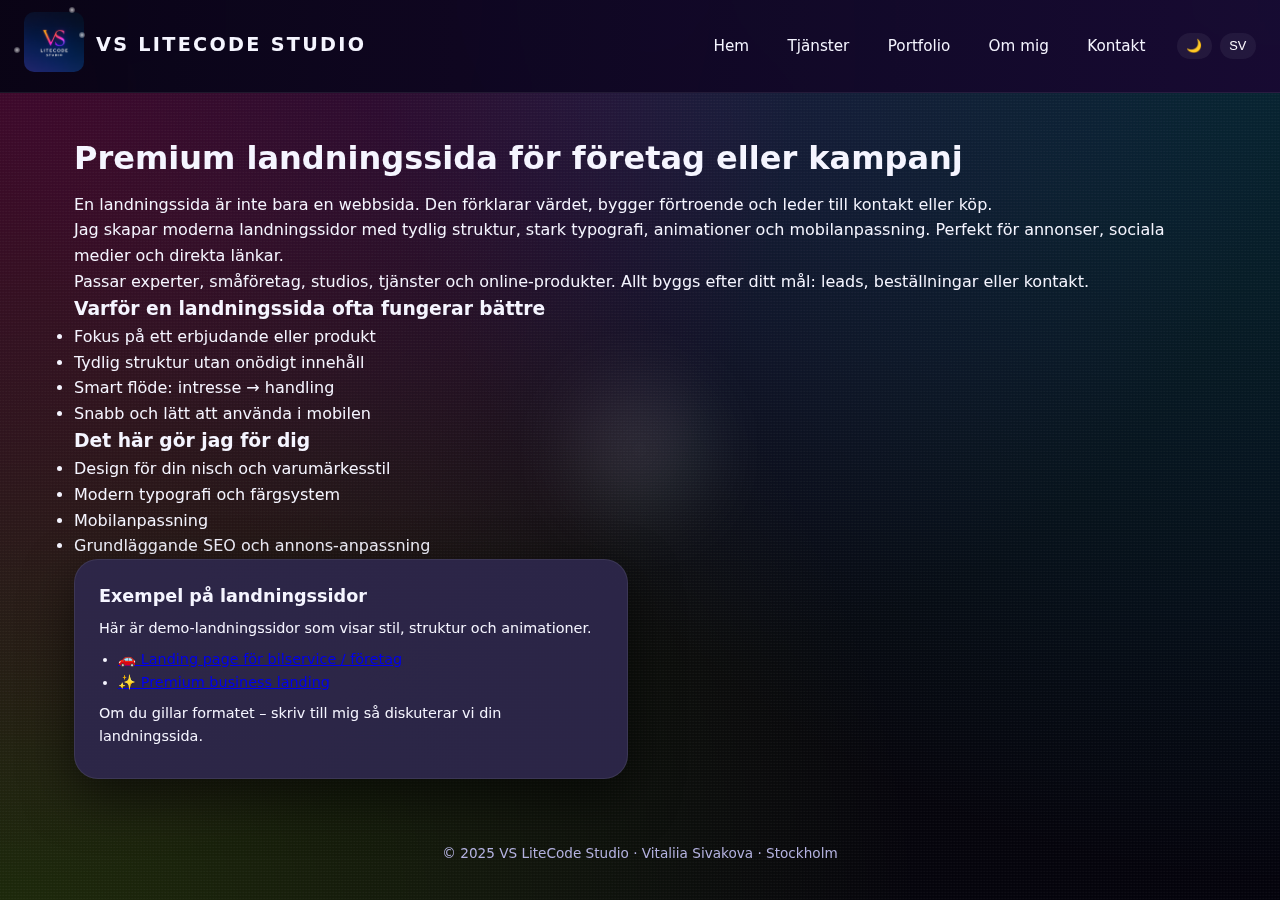
<file: landing-exampel.html>
<!DOCTYPE html>
<html lang="ru">

<head>
    <meta charset="UTF-8" />
    <title>Премиум лендинг – VS LiteCode Studio</title>
    <meta name="description" content="Премиум лендинг для бизнеса или компании." />
    <meta name="keywords" content="лендинг, landing page, веб дизайн, сайт для бизнеса, VS LiteCode Studio" />
    <meta name="viewport" content="width=device-width, initial-scale=1.0" />

    <link rel="stylesheet" href="style.css" />
    <link rel="stylesheet" href="services.css" />
    <link rel="stylesheet" href="responsive.css" />
</head>

<body class="dark-theme">
    <div class="background-glow"></div>

    <header class="site-header">
        <div class="logo-area">
            <div class="logo-glow">
                <img src="assets/logo/logo.png" alt="VS LiteCode Studio logotyp" class="logo-img" />
                <div class="star"></div>
                <div class="star"></div>
                <div class="star"></div>
            </div>
            <span class="studio-name">VS LITECODE STUDIO</span>
        </div>

        <nav class="main-nav">
            <button class="nav-toggle" id="nav-toggle">☰</button>

            <ul class="nav-links" id="nav-links">
                <li><a href="index.html" data-i18n="nav.home">Главная</a></li>
                <li><a href="services.html" data-i18n="nav.services">Услуги</a></li>
                <li><a href="portfolio.html" data-i18n="nav.portfolio">Портфолио</a></li>
                <li><a href="about.html" data-i18n="nav.about">Обо мне</a></li>
                <li><a href="contact.html" data-i18n="nav.contact">Контакты</a></li>
            </ul>

            <div class="header-actions">
                <button id="theme-toggle" class="icon-btn" aria-label="Byt tema">🌙</button>
                <button id="lang-toggle" class="icon-btn" aria-label="Byt språk">SV</button>
            </div>
        </nav>
    </header>

    <main class="page-main services-page">
        <section class="album-hero">
            <h1 class="page-title" data-i18n="landing.title"></h1>
            <p class="album-lead" data-i18n="landing.lead"></p>
            <p data-i18n="landing.p1"></p>
            <p data-i18n="landing.p2"></p>
        </section>

        <section class="album-examples">
            <h3 data-i18n="landing.why.title"></h3>
            <ul class="album-benefits">
                <li data-i18n="landing.why.1"></li>
                <li data-i18n="landing.why.2"></li>
                <li data-i18n="landing.why.3"></li>
                <li data-i18n="landing.why.4"></li>
            </ul>
        </section>

        <section class="album-examples">
            <h3 data-i18n="landing.do.title"></h3>
            <ul class="album-benefits">
                <li data-i18n="landing.do.1"></li>
                <li data-i18n="landing.do.2"></li>
                <li data-i18n="landing.do.3"></li>
                <li data-i18n="landing.do.4"></li>
            </ul>
        </section>

        <section class="services-grid">
            <article class="service-card">
                <h2 data-i18n="landing.examples.title"></h2>
                <p data-i18n="landing.examples.intro"></p>

                <ul>
                    <li><a href="https://bondarenkovita35-afk.github.io/stockholm-cars-landing/" target="_blank"
                            rel="noopener" data-i18n="landing.examples.1"></a></li>
                    <li><a href="https://bondarenkovita35-afk.github.io/recore-security2/" target="_blank"
                            rel="noopener" data-i18n="landing.examples.2"></a></li>
                </ul>

                <p data-i18n="landing.examples.cta"></p>
            </article>
        </section>
    </main>

    <footer class="site-footer">
        <span>© 2025 VS LiteCode Studio · Vitaliia Sivakova · Stockholm</span>
    </footer>

    <script src="menu.js"></script>
    <script src="main.js"></script>
    <script src="komplett-paket-i18n.js"></script>
</body>

</html>
</file>
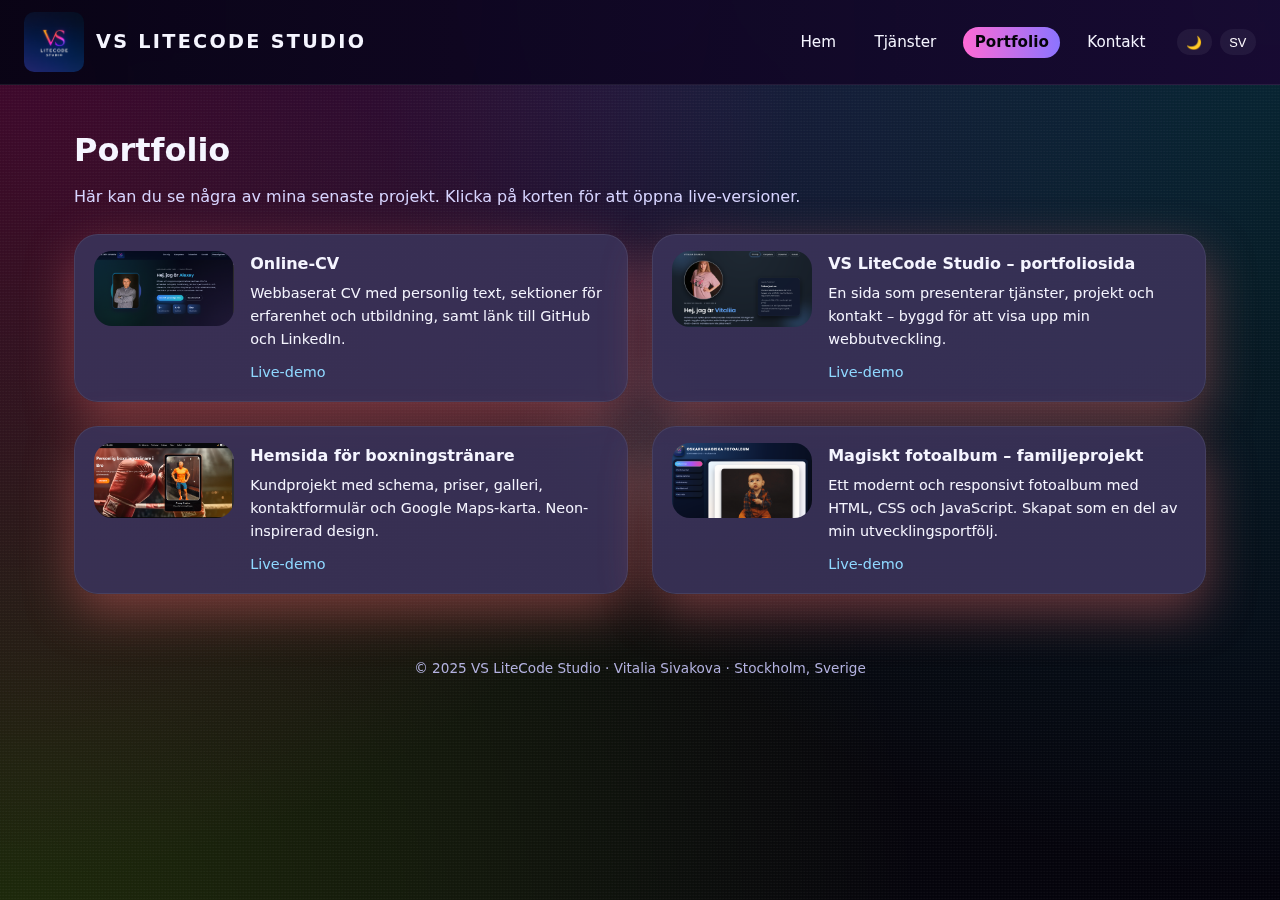
<file: portfolio.html>
<!DOCTYPE html>
<html lang="sv">

<head>
    <script async src="https://www.googletagmanager.com/gtag/js?id=G-PQF28C71PZ"></script>
    <script>
        window.dataLayer = window.dataLayer || [];
        function gtag() { dataLayer.push(arguments); }
        gtag('js', new Date());
        gtag('config', 'G-PQF28C71PZ');
    </script>
    <meta charset="UTF-8" />
    <!-- SEO SETTINGS -->
    <meta name="description"
        content="VS LiteCode Studio — веб-разработка, дизайн, создание сайтов, портфолио и персональные проекты. Современный minimal-дизайн и быстрые сайты от Vita Sivakova.">
    <meta name="keywords"
        content="web development, web design, portfolio, VS LiteCode Studio, Vita Sivakova, разработка сайтов, webbutveckling, frontend, HTML CSS Javascript">
    <meta name="author" content="Vita Sivakova">
    <meta name="robots" content="index, follow">
    <meta property="og:title" content="VS LiteCode Studio — Webbutveckling & Portfolio">
    <meta property="og:description"
        content="Современная веб-студия: стильные сайты, дизайн, портфолио и frontend-проекты.">
    <meta property="og:type" content="website">
    <meta property="og:url" content="https://bondarenkovita35-afk.github.io/vs-litecode-studio/">
    <meta property="og:image" content="assets/logo/logo.png">

    <meta name="viewport" content="width=device-width, initial-scale=1.0" />
    <title>Portfolio – VS LiteCode Studio</title>
    <link rel="stylesheet" href="style.css" />
    <link rel="stylesheet" href="portfolio.css" />
    <link rel="stylesheet" href="responsive.css" />
</head>

<body class="dark-theme">
    <div class="background-glow"></div>

    <header class="site-header">
        <div class="logo-area glow-logo">
            <img src="assets/logo/logo.png" alt="VS LiteCode Studio logotyp" class="logo-img" />
            <span class="studio-name">VS LITECODE STUDIO</span>
        </div>

        <nav class="main-nav">
            <button class="nav-toggle" id="nav-toggle" aria-label="Öppna meny">☰</button>
            <ul class="nav-links" id="nav-links">
                <li><a href="index.html" data-i18n="nav.home">Hem</a></li>
                <li><a href="services.html" data-i18n="nav.services">Tjänster</a></li>
                <li><a href="portfolio.html" class="active" data-i18n="nav.portfolio">Portfolio</a></li>
                <li><a href="contact.html" data-i18n="nav.contact">Kontakt</a></li>
            </ul>
            <div class="header-actions">
                <button id="theme-toggle" class="icon-btn" aria-label="Byt tema">🌙</button>
                <button id="lang-toggle" class="icon-btn" aria-label="Byt språk">SV</button>
            </div>
        </nav>
    </header>

    <main class="page-main portfolio-page">
        <h1 class="page-title" data-i18n="portfolio.title">Portfolio</h1>
        <p class="page-intro" data-i18n="portfolio.intro">
            Här kan du se några av mina senaste projekt. Klicka på korten för att öppna live-versioner.
        </p>

        <section class="projects-grid">

            <!-- Online CV – ditt CV -->
            <article class="project-card">
                <img src="assets/images/project-cv.png" alt="Online-CV" class="project-image" />
                <div class="project-content">
                    <h2 data-i18n="portfolio.cv.title">Online-CV – Vitalia</h2>
                    <p data-i18n="portfolio.cv.desc">
                        Webbaserat CV med personlig text, sektioner för erfarenhet och utbildning, samt länk till GitHub
                        och LinkedIn.
                    </p>
                    <a href="https://bondarenkovita35-afk.github.io/CVAlexeySivakov.ps.VS/" target="_blank"
                        class="project-link">
                        Live-demo
                    </a>
                </div>
            </article>

            <!-- Portfolio-sida -->
            <article class="project-card">
                <img src="assets/images/project-portfolio.png" alt="Portfolio-sida" class="project-image" />
                <div class="project-content">
                    <h2 data-i18n="portfolio.studio.title">VS LiteCode Studio – portfoliosida</h2>
                    <p data-i18n="portfolio.studio.desc">
                        En sida som presenterar tjänster, projekt och kontakt – byggd för att visa upp min
                        webbutveckling.
                    </p>
                    <a href="https://bondarenkovita35-afk.github.io/my-cv/" target="_blank" class="project-link">
                        Live-demo
                    </a>
                </div>
            </article>

            <!-- Boxing coach -->
            <article class="project-card">
                <img src="assets/images/project-boxing.png" alt="Boxningstränare" class="project-image" />
                <div class="project-content">
                    <h2 data-i18n="portfolio.box.title">Hemsida för boxningstränare</h2>
                    <p data-i18n="portfolio.box.desc">
                        Kundprojekt med schema, priser, galleri, kontaktformulär och Google Maps-karta. Neon-inspirerad
                        design.
                    </p>
                    <a href="https://bondarenkovita35-afk.github.io/boxing-coach-website/" target="_blank"
                        class="project-link">
                        Live-demo
                    </a>
                </div>
            </article>

            <!-- Magiskt fotoalbum -->
            <article class="project-card">
                <img src="assets/images/project-album.png" alt="Magiskt fotoalbum" class="project-image" />
                <div class="project-content">
                    <h2 data-i18n="portfolio.album.title">Magiskt fotoalbum – familjeprojekt</h2>
                    <p data-i18n="portfolio.album.desc">
                        Ett modernt och responsivt fotoalbum med HTML, CSS och JavaScript. Skapat som en del av min
                        utvecklingsportfölj.
                    </p>
                    <a href="https://bondarenkovita35-afk.github.io/baby-album/" target="_blank" class="project-link">
                        Live-demo
                    </a>
                </div>
            </article>
        </section>
    </main>

    <footer class="site-footer">
        <span>© 2025 VS LiteCode Studio · Vitalia Sivakova · Stockholm, Sverige</span>
    </footer>

    <script src="menu.js"></script>
    <script src="main.js"></script>
</body>

</html>
</file>
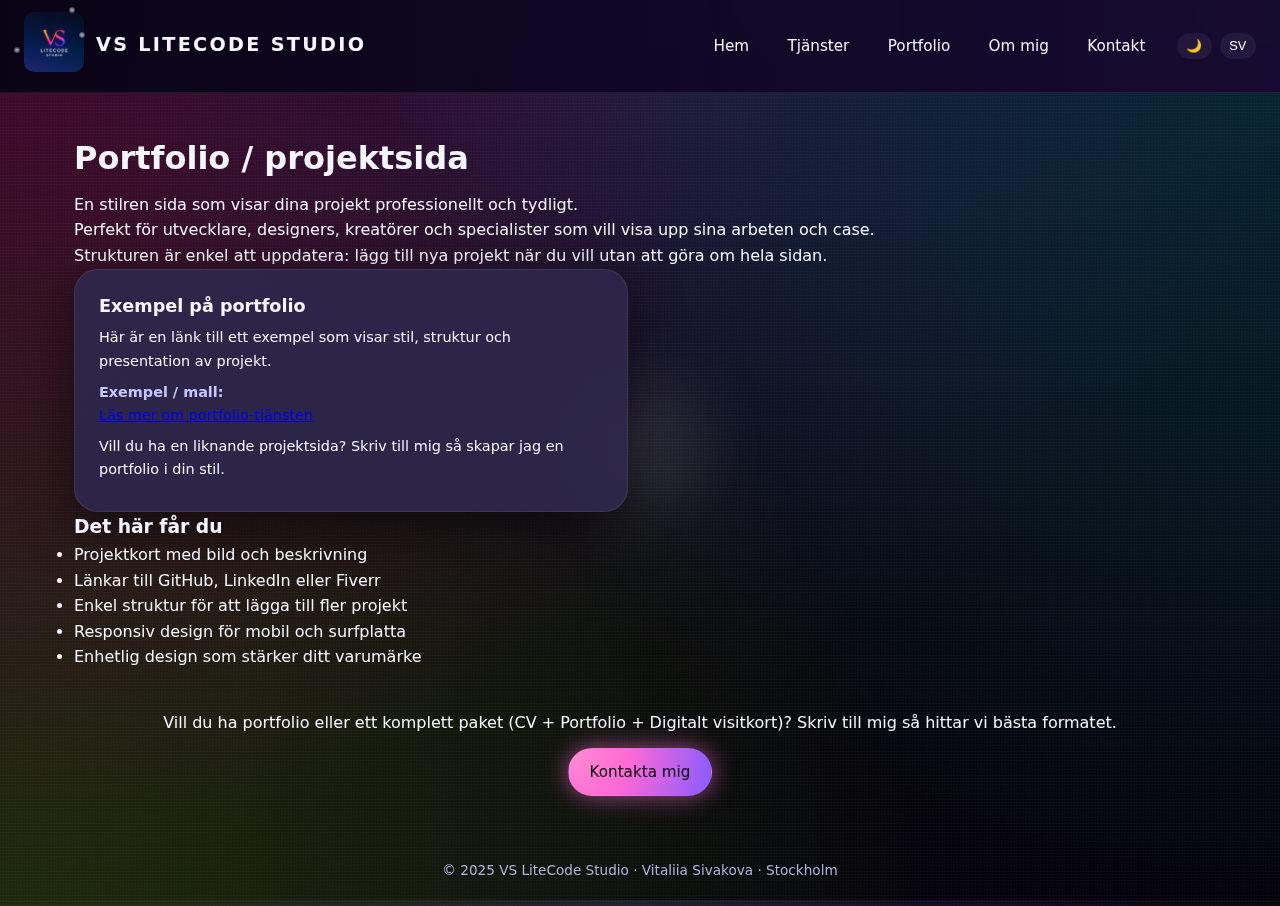
<file: portfolio2.html>
<!DOCTYPE html>
<html lang="ru">

<head>
    <meta charset="UTF-8" />
    <title>Портфолио – VS LiteCode Studio</title>

    <!-- SEO -->
    <meta name="description" content="Портфолио проектов VS LiteCode Studio: сайты, лендинги, онлайн-CV и digital продукты." />
    <meta name="keywords" content="portfolio, projects, веб разработка, лендинг, online cv, VS LiteCode Studio" />
    <meta name="viewport" content="width=device-width, initial-scale=1.0" />

    <link rel="stylesheet" href="style.css" />
    <link rel="stylesheet" href="services.css" />
    <link rel="stylesheet" href="responsive.css" />
</head>

<body class="dark-theme">
    <div class="background-glow"></div>

    <!-- HEADER -->
    <header class="site-header">
        <div class="logo-area">
            <div class="logo-glow">
                <img src="assets/logo/logo.png" alt="VS LiteCode Studio logo" class="logo-img" />
                <div class="star"></div>
                <div class="star"></div>
                <div class="star"></div>
            </div>
            <span class="studio-name">VS LITECODE STUDIO</span>
        </div>

        <nav class="main-nav">
            <button class="nav-toggle" id="nav-toggle">☰</button>

            <ul class="nav-links" id="nav-links">
                <li><a href="index.html" data-i18n="nav.home">Главная</a></li>
                <li><a href="services.html" data-i18n="nav.services">Услуги</a></li>
                <li><a href="portfolio.html" data-i18n="nav.portfolio">Портфолио</a></li>
                <li><a href="about.html" data-i18n="nav.about">Обо мне</a></li>
                <li><a href="contact.html" data-i18n="nav.contact">Контакты</a></li>
            </ul>

            <div class="header-actions">
                <button id="theme-toggle" class="icon-btn" aria-label="Byt tema">🌙</button>
                <button id="lang-toggle" class="icon-btn" aria-label="Byt språk">SV</button>
            </div>
        </nav>
    </header>

    <!-- MAIN -->
    <main class="page-main services-page">

        <!-- HERO -->
        <section class="album-hero">
            <h1 class="page-title" data-i18n="portfolioService.title">

                Портфолио / страница проектов
            </h1>


            <p class="album-lead" data-i18n="portfolioService.lead">
                Стильная страница, где ваши проекты выглядят профессионально и понятны с первого взгляда.
            </p>

            <p data-i18n="portfolioService.p1">
                Такое портфолио подходит разработчикам, дизайнерам, специалистам и всем, кто хочет показать свои
                работы красиво и структурно.
            </p>

            <p data-i18n="portfolioService.p2">
                Страница легко обновляется: вы сможете добавлять новые проекты, ссылки и кейсы без хаоса и перегрузки.
            </p>
        </section>

        <!-- MAIN EXAMPLE -->
        <section class="services-grid">
            <article class="service-card">
                <h2 data-i18n="portfolioService.main.title">Пример портфолио</h2>
                

                <p data-i18n="portfolioService.main.intro">
                    Ниже — пример страницы проектов, которая показывает структуру, стиль и подачу.
                </p>

                <p class="example-link-label">
                    <strong data-i18n="portfolioService.main.linkLabel">Пример / шаблон:</strong><br />
                    <a href="https://bondarenkovita35-afk.github.io/fronted1-portfolio-vitaliia/" target="_blank"
                        rel="noopener" data-i18n="portfolioService.main.linkText">
                        Läs mer om portfolio-tjänsten
                    </a>
                </p>

                <p data-i18n="portfolioService.main.cta">
                    Хочешь похожую страницу проектов — напиши мне, и я сделаю портфолио под твой стиль и цель.
                </p>
            </article>
        </section>

        <!-- WHAT YOU GET -->
        <section class="album-examples">
            <h3 data-i18n="portfolioService.get.title">Что ты получаешь</h3>

            <ul class="album-benefits">
                <li data-i18n="portfolioService.get.1">
                    Карточки проектов с фото и коротким описанием
                </li>
                <li data-i18n="portfolioService.get.2">
                    Ссылки на GitHub, LinkedIn или Fiverr
                </li>
                <li data-i18n="portfolioService.get.3">
                    Лёгкое добавление новых проектов
                </li>
                <li data-i18n="portfolioService.get.4">
                    Адаптивность под телефон и планшет
                </li>
                <li data-i18n="portfolioService.get.5">
                    Единый стиль, который усиливает личный бренд
                </li>
            </ul>
        </section>

        <!-- CTA -->
        <section class="cta-section">
            <p data-i18n="portfolioService.cta.text">
                Если тебе нужно портфолио или полный пакет (CV + Portfolio + Digital Card) — напиши мне, и мы подберём
                лучший формат.
            </p>

            <a href="contact.html" class="btn btn-primary" data-i18n="portfolioService.cta.btn">
                Связаться
            </a>
        </section>

    </main>

    <!-- FOOTER -->
    <footer class="site-footer">
        <span>© 2025 VS LiteCode Studio · Vitaliia Sivakova · Stockholm</span>
    </footer>

    <!-- JS -->
    <script src="menu.js"></script>
    <script src="main.js"></script>

    <!-- общий i18n файл -->
    <script src="komplett-paket-i18n.js"></script>
</body>

</html>
</file>
<file: responsive.css>
/* ----- TABLET ----- */
@media (max-width: 900px) {
    .hero {
        grid-template-columns: 1fr;
    }

    .contact-page {
        grid-template-columns: 1fr;
    }

    .services-page .services-grid,
    .portfolio-page .projects-grid {
        grid-template-columns: 1fr;
    }
}

/* ----- MOBILE ----- */
@media (max-width: 700px) {
    .site-header {
        padding-inline: 1rem;
    }

    .studio-name {
        display: none; /* чтобы не занимало место на маленьких экранах */
    }

    .nav-toggle {
        display: block;
    }

    .nav-links {
        position: absolute;
        right: 1rem;
        top: 3.1rem;
        flex-direction: column;
        background: rgba(8, 4, 24, 0.97);
        padding: 0.7rem;
        border-radius: 16px;
        border: 1px solid rgba(255, 255, 255, 0.12);
        display: none;
    }

    .nav-links.open {
        display: flex;
    }

    .hero-wrapper {
        padding-inline: 1rem;
    }

    .hero {
        padding: 1.7rem 1.2rem;
        border-radius: 24px;
    }

    .hero-buttons {
        flex-direction: column;
        align-items: stretch;
    }

    .page-main {
        padding-inline: 1rem;
    }

    .service-card,
    .project-card {
        padding: 1.1rem 1.1rem;
    }

    .project-card {
        grid-template-columns: 1fr;
    }

    .contact-form {
        padding: 1.3rem;
    }
}
</file>
<file: about.css>
:root{
  --bg0:#0f1020;
  --bg1:#171a33;
  --bg2:#1b2142;

  /* “между светлым и темным” + премиум */
  --paper: rgba(255,255,255,.08);
  --paper2: rgba(255,255,255,.12);

  --text: rgba(255,255,255,.90);
  --muted: rgba(255,255,255,.72);

  --stroke: rgba(255,255,255,.16);
  --stroke2: rgba(255,255,255,.24);

  --accent1: rgba(255, 120, 214, .55);
  --accent2: rgba(0, 220, 255, .45);
  --accent3: rgba(160, 255, 180, .35);

  --radius: 22px;
  --shadow: 0 16px 44px rgba(0,0,0,.28);

  --font: "Manrope", system-ui, -apple-system, Segoe UI, Roboto, Arial, sans-serif;
  --script: "Allura", cursive;
}

*{ box-sizing:border-box; }
html,body{ height:100%; }
body{
  margin:0;
  font-family:var(--font);
  color:var(--text);

  /* NASA gradient layers (без “грязи”) */
  background:
    radial-gradient(1100px 700px at 12% 18%, rgba(0, 220, 255, .16), transparent 60%),
    radial-gradient(900px 650px at 78% 22%, rgba(255, 120, 214, .16), transparent 55%),
    radial-gradient(900px 750px at 55% 95%, rgba(160, 255, 180, .10), transparent 55%),
    linear-gradient(180deg, var(--bg0), var(--bg1) 45%, var(--bg2));
  overflow-x:hidden;
}

/* subtle “texture” without images */
body::before{
  content:"";
  position:fixed;
  inset:0;
  pointer-events:none;
  opacity:.35;
  background:
    radial-gradient(1px 1px at 10% 20%, rgba(255,255,255,.18) 50%, transparent 52%),
    radial-gradient(1px 1px at 80% 40%, rgba(255,255,255,.12) 50%, transparent 52%),
    radial-gradient(1px 1px at 55% 70%, rgba(255,255,255,.10) 50%, transparent 52%),
    radial-gradient(1px 1px at 25% 85%, rgba(255,255,255,.10) 50%, transparent 52%);
  mix-blend-mode:overlay;
}

/* HEADER */
.site-header{
  position:sticky;
  top:0;
  z-index:10;
  backdrop-filter: blur(14px);
  background: linear-gradient(180deg, rgba(10,12,26,.68), rgba(10,12,26,.35));
  border-bottom: 1px solid rgba(255,255,255,.10);
}
.nav-wrap{
  max-width:1180px;
  margin:0 auto;
  padding:14px 18px;
  display:flex;
  align-items:center;
  justify-content:space-between;
  gap:18px;
}
.brand{
  display:flex;
  align-items:center;
  gap:10px;
  text-decoration:none;
  color:var(--text);
}
.brand-logo{
  width:38px;
  height:38px;
  border-radius:10px;
  object-fit:cover;
  box-shadow: 0 10px 30px rgba(0,0,0,.28);
}
.brand-title{
  font-weight:800;
  letter-spacing:.08em;
  font-size:14px;
  opacity:.92;
}

.nav{ display:flex; align-items:center; gap:14px; flex-wrap:wrap; }
.nav-link{
  color:var(--muted);
  text-decoration:none;
  font-weight:600;
  font-size:14px;
  padding:10px 12px;
  border-radius:999px;
  transition: transform .15s ease, background .15s ease, color .15s ease;
}
.nav-link:hover{
  color:var(--text);
  background: rgba(255,255,255,.06);
  transform: translateY(-1px);
}
.nav-link.is-active{
  color:var(--text);
  background: linear-gradient(90deg, rgba(255,120,214,.22), rgba(0,220,255,.18));
  border:1px solid rgba(255,255,255,.14);
}

.lang{
  margin-left:6px;
  border:1px solid rgba(255,255,255,.14);
  background: rgba(255,255,255,.06);
  color:var(--text);
  padding:10px 12px;
  border-radius:999px;
  font-weight:800;
  letter-spacing:.06em;
  cursor:pointer;
  transition: transform .15s ease, background .15s ease;
}
.lang:hover{ transform: translateY(-1px); background: rgba(255,255,255,.10); }

/* PAGE */
.page{
  max-width:1180px;
  margin:0 auto;
  padding:28px 18px 34px;
}

/* HERO CARD */
.hero-card{
  display:grid;
  grid-template-columns: 380px 1fr;
  gap:22px;
  padding:18px;
  border-radius:var(--radius);
  background: linear-gradient(180deg, rgba(255,255,255,.10), rgba(255,255,255,.06));
  border:1px solid rgba(255,255,255,.14);
  box-shadow: var(--shadow);
  position:relative;
  overflow:hidden;
}
.hero-card::after{
  content:"";
  position:absolute;
  inset:-2px;
  border-radius:inherit;
  background:
    radial-gradient(800px 250px at 12% 0%, rgba(0,220,255,.22), transparent 55%),
    radial-gradient(800px 250px at 88% 0%, rgba(255,120,214,.18), transparent 60%),
    radial-gradient(900px 350px at 50% 120%, rgba(160,255,180,.10), transparent 60%);
  opacity:.8;
  pointer-events:none;
  mix-blend-mode:screen;
}

.hero-photo{
  border-radius:18px;
  overflow:hidden;
  border:1px solid rgba(255,255,255,.18);
  background: rgba(255,255,255,.06);
  box-shadow: 0 20px 60px rgba(0,0,0,.25);
  position:relative;
}
.hero-photo img{
  width:100%;
  height:100%;
  display:block;
  object-fit:cover;
  filter: contrast(1.03) saturate(1.02);
}
.hero-photo::after{
  content:"";
  position:absolute; inset:0;
  background:
    radial-gradient(380px 180px at 30% 10%, rgba(0,220,255,.16), transparent 55%),
    radial-gradient(380px 180px at 90% 30%, rgba(255,120,214,.14), transparent 60%);
  pointer-events:none;
  mix-blend-mode:screen;
}

.hero-info{ position:relative; z-index:1; padding:6px 6px; }
.kicker{
  font-size:12px;
  letter-spacing:.22em;
  font-weight:800;
  color:rgba(255,255,255,.68);
  margin-bottom:8px;
}
.hero-name{
  margin:0;
  font-family:var(--script);
  font-weight:400;
  font-size:54px;
  line-height:1;
  letter-spacing:.02em;
  text-shadow: 0 10px 30px rgba(0,0,0,.25);
}
.hero-role{
  margin:10px 0 12px;
  color:rgba(255,255,255,.76);
  font-weight:600;
}
.hero-quote{
  margin:0 0 16px;
  font-family:var(--script);
  font-size:28px;
  color:rgba(255,255,255,.86);
}

.chips{ display:flex; flex-wrap:wrap; gap:10px; }
.chip{
  font-size:12px;
  color:rgba(255,255,255,.82);
  padding:8px 12px;
  border-radius:999px;
  border:1px solid rgba(255,255,255,.14);
  background:
    linear-gradient(180deg, rgba(255,255,255,.10), rgba(255,255,255,.06));
  backdrop-filter: blur(8px);
}

/* GRID CARDS */
.grid{
  margin-top:18px;
  display:grid;
  grid-template-columns: repeat(2, minmax(0, 1fr));
  gap:16px;
}

.card{
  position:relative;
  border-radius:20px;
  padding:18px 18px 16px;
  background:
    linear-gradient(180deg, rgba(255,255,255,.12), rgba(255,255,255,.08));
  border:1px solid rgba(255,255,255,.14);
  box-shadow: 0 14px 40px rgba(0,0,0,.20);
  overflow:hidden;
}
.card::before{
  content:"";
  position:absolute;
  inset:-2px;
  border-radius:inherit;
  background:
    radial-gradient(420px 200px at 10% 0%, rgba(0,220,255,.16), transparent 60%),
    radial-gradient(420px 200px at 90% 0%, rgba(255,120,214,.12), transparent 60%),
    radial-gradient(520px 240px at 50% 120%, rgba(160,255,180,.10), transparent 60%);
  opacity:.75;
  pointer-events:none;
  mix-blend-mode:screen;
}

.card-title{
  position:relative;
  z-index:1;
  margin:0 0 10px;
  font-size:18px;
  letter-spacing:.02em;
}
.card-text{
  position:relative;
  z-index:1;
  margin:0 0 10px;
  color:rgba(255,255,255,.78);
  line-height:1.65;
}
.card-quote{
  position:relative;
  z-index:1;
  margin:10px 0 12px;
  padding:12px 14px;
  border-radius:16px;
  border:1px solid rgba(255,255,255,.14);
  background: rgba(0,0,0,.10);
  color:rgba(255,255,255,.86);
  font-style:italic;
  line-height:1.55;
}

.bullets{
  position:relative;
  z-index:1;
  margin:10px 0 0;
  padding-left:18px;
  color:rgba(255,255,255,.80);
  line-height:1.65;
}
.bullets li{ margin:6px 0; }

.card--wide{
  grid-column: 1 / -1;
}

.goal{
  position:relative;
  z-index:1;
  display:flex;
  align-items:flex-start;
  justify-content:space-between;
  gap:14px;
}
.cta{
  white-space:nowrap;
  text-decoration:none;
  font-weight:800;
  color:rgba(255,255,255,.92);
  padding:12px 14px;
  border-radius:999px;
  border:1px solid rgba(255,255,255,.16);
  background:
    linear-gradient(90deg, rgba(255,120,214,.22), rgba(0,220,255,.18));
  box-shadow: 0 16px 40px rgba(0,0,0,.18);
  transition: transform .15s ease, filter .15s ease;
}
.cta:hover{
  transform: translateY(-1px);
  filter: brightness(1.05);
}

/* FOOTER */
.site-footer{
  padding:18px;
  text-align:center;
  color:rgba(255,255,255,.65);
}

/* RESPONSIVE */
@media (max-width: 980px){
  .hero-card{ grid-template-columns: 1fr; }
  .hero-name{ font-size:48px; }
}
@media (max-width: 740px){
  .grid{ grid-template-columns: 1fr; }
  .hero-quote{ font-size:24px; }
  .brand-title{ display:none; }
}

/* WCAG: focus styles */
a:focus-visible, button:focus-visible{
  outline: 3px solid rgba(0,220,255,.45);
  outline-offset: 2px;
  border-radius: 12px;
}
</file>
<file: services.css>
.services-page .services-grid {
    display: grid;
    grid-template-columns: repeat(2, minmax(0, 1fr));
    gap: 1.5rem;
}

.service-card {
    background: rgba(46, 39, 76, 0.92);
    border-radius: 24px;
    padding: 1.4rem 1.5rem;
    border: 1px solid rgba(255, 255, 255, 0.08);
    box-shadow: 0 18px 50px rgba(0, 0, 0, 0.55);
}

.service-card h2 {
    font-size: 1.1rem;
    margin-bottom: 0.4rem;
}

.service-card p {
    font-size: 0.9rem;
    margin-bottom: 0.5rem;
}

.service-card ul {
    list-style: disc;
    padding-left: 1.2rem;
    margin-bottom: 0.5rem;
    font-size: 0.9rem;
}

.service-card .price {
    font-weight: 600;
    margin-top: 0.4rem;
}

.example-link-label {
    font-size: 0.85rem;
    color: #c7c5ff;
}

.example-link-label .placeholder {
    opacity: 0.8;
}

/* CTA block */
.cta-section {
    margin-top: 2.5rem;
    text-align: center;
    display: flex;
    flex-direction: column;
    gap: 0.75rem;
    align-items: center;
}
</file>
<file: portfolio.css>
.portfolio-page .projects-grid {
    display: grid;
    grid-template-columns: repeat(2, minmax(0, 1fr));
    gap: 1.5rem;
}

.project-card {
    display: grid;
    grid-template-columns: 140px minmax(0, 1fr);
    gap: 1rem;
    background: rgba(57, 50, 88, 0.92);
    border-radius: 24px;
    padding: 1rem 1.2rem;
    border: 1px solid rgba(255, 255, 255, 0.08);
    box-shadow: 0 18px 50px rgba(222, 102, 102, 0.463);
}

.project-image {
    width: 100%;
    border-radius: 18px;
    object-fit: cover;
}

.project-content h2 {
    font-size: 1rem;
    margin-bottom: 0.35rem;
}

.project-content p {
    font-size: 0.9rem;
    margin-bottom: 0.5rem;
}

.project-link {
    font-size: 0.9rem;
    color: #8fd8ff;
    text-decoration: none;
}

.project-link:hover {
    text-decoration: underline;
}
</file>
<file: style.css>
/* ----- RESET ----- */
*,
*::before,
*::after {
    box-sizing: border-box;
    margin: 0;
    padding: 0;
}

html, body {
    height: 100%;
}

body {
    font-family: system-ui, -apple-system, BlinkMacSystemFont, "Segoe UI", sans-serif;
    background: radial-gradient(circle at top, #1a1030 0, #05040a 60%, #02010a 100%);
    color: #f5f5ff;
    line-height: 1.6;
    overflow-x: hidden;
}

/* ---------- THEME ---------- */
body.light-theme {
    background: radial-gradient(circle at top, #f9f5ff 0, #f0f4ff 60%, #dde7ff 100%);
    color: #141326;
}

body.light-theme .site-header,
body.light-theme .site-footer,
body.light-theme .hero,
body.light-theme .service-card,
body.light-theme .project-card,
body.light-theme .contact-form {
    background: rgba(255, 255, 255, 0.85);
    border-color: rgba(40, 40, 80, 0.1);
}

body.light-theme .hero-title,
body.light-theme .page-title {
    color: #151331;
}

/* ---------- BACKGROUND GLOW ---------- */

.background-glow {
    position: fixed;
    inset: -200px;
    pointer-events: none;
    background:
        radial-gradient(circle at 10% 20%, rgba(255, 0, 153, 0.25) 0, transparent 45%),
        radial-gradient(circle at 90% 10%, rgba(0, 200, 255, 0.2) 0, transparent 50%),
        radial-gradient(circle at 10% 90%, rgba(170, 255, 0, 0.18) 0, transparent 50%);
    opacity: 0.9;
    z-index: -2;
}

/* мелкие "звезды" */
.background-glow::before {
    content: "";
    position: absolute;
    inset: 0;
    background-image:
        radial-gradient(circle, rgba(255,255,255,0.4) 0, transparent 55%),
        radial-gradient(circle, rgba(255,255,255,0.25) 0, transparent 55%);
    background-size: 2px 2px, 3px 3px;
    background-position: 10% 20%, 80% 70%;
    mix-blend-mode: screen;
    opacity: 0.3;
    animation: star-twinkle 6s ease-in-out infinite alternate;
}

@keyframes star-twinkle {
    0% { opacity: 0.2; transform: translateY(0); }
    100% { opacity: 0.5; transform: translateY(-10px); }
}

/* ---------- HEADER + LOGO ---------- */

.site-header {
    position: sticky;
    top: 0;
    z-index: 20;
    display: flex;
    justify-content: space-between;
    align-items: center;
    padding: 0.75rem 1.5rem;
    background: linear-gradient(to right, rgba(5, 4, 20, 0.92), rgba(25, 8, 50, 0.9));
    border-bottom: 1px solid rgba(255, 255, 255, 0.08);
    backdrop-filter: blur(16px);
}

.logo-area {
    display: flex;
    align-items: center;
    gap: 0.75rem;
}

.logo-img {
    width: 60px;
    height: 60px;
    border-radius: 10px;
    object-fit: cover;
}

.studio-name {
    font-weight: 700;
    letter-spacing: 0.12em;
    font-size: 1.2rem;
}

.glow-logo {
    position: relative;
}

.glow-logo::before {
    content: "";
    position: absolute;
    inset: -6px;
    border-radius: 16px;
    background: radial-gradient(circle at top left, rgba(255, 0, 150, 0.6), transparent 55%),
                radial-gradient(circle at bottom right, rgba(0, 200, 255, 0.5), transparent 65%);
    opacity: 0.0;
    filter: blur(14px);
    z-index: -1;
    animation: logo-pulse 4.2s ease-in-out infinite;
}

@keyframes logo-pulse {
    0%, 100% { opacity: 0.15; transform: scale(1); }
    50% { opacity: 0.6; transform: scale(1.03); }
}

/* ---------- NAV ---------- */

.main-nav {
    display: flex;
    align-items: center;
    gap: 1.25rem;
}

.nav-links {
    display: flex;
    list-style: none;
    gap: 1rem;
}

.nav-links a {
    text-decoration: none;
    color: #f5f5ff;
    font-size: 0.95rem;
    padding: 0.4rem 0.7rem;
    border-radius: 999px;
    transition: background 0.2s, color 0.2s;
}

.nav-links a:hover {
    background: rgba(255, 255, 255, 0.08);
}

.nav-links a.active {
    background: linear-gradient(90deg, #ff6ad5, #8b74ff);
    color: #05030b;
    font-weight: 600;
}

.nav-toggle {
    display: none;
    border: none;
    background: transparent;
    color: #fff;
    font-size: 1.4rem;
    cursor: pointer;
}

.header-actions {
    display: flex;
    align-items: center;
    gap: 0.5rem;
}

.icon-btn {
    border: none;
    background: rgba(255, 255, 255, 0.06);
    color: #fefbff;
    padding: 0.35rem 0.6rem;
    border-radius: 999px;
    cursor: pointer;
    font-size: 0.8rem;
}

/* ---------- HERO ---------- */

.hero-wrapper {
    padding: 1.5rem 1.5rem 3rem;
}

.hero {
    max-width: 1180px;
    margin: 0 auto;
    padding: 2.5rem 2rem;
    display: grid;
    grid-template-columns: minmax(0, 1.2fr) minmax(0, 1fr);
    gap: 2rem;
    background: radial-gradient(circle at top left, rgba(255, 0, 150, 0.35), transparent 65%),
                radial-gradient(circle at bottom right, rgba(0, 200, 255, 0.35), transparent 70%),
                rgba(5, 3, 20, 0.9);
    border-radius: 32px;
    border: 1px solid rgba(255, 255, 255, 0.08);
    box-shadow: 0 30px 80px rgba(0, 0, 0, 0.6);
}

.hero-text {
    display: flex;
    flex-direction: column;
    gap: 1.25rem;
    justify-content: center;
}

.hero-tag {
    font-size: 0.8rem;
    text-transform: uppercase;
    letter-spacing: 0.18em;
    color: #c3c2ff;
}

.hero-title {
    font-size: clamp(1.9rem, 3vw + 1rem, 2.6rem);
    font-weight: 800;
}

.hero-title span {
    color: #ff9bff;
}

.hero-subtitle {
    max-width: 34rem;
    color: #ddd9ff;
}

.hero-buttons {
    display: flex;
    flex-wrap: wrap;
    gap: 0.75rem;
    margin-top: 0.5rem;
}

/* ----- Buttons ----- */
.btn {
    display: inline-flex;
    align-items: center;
    justify-content: center;
    padding: 0.7rem 1.3rem;
    border-radius: 999px;
    border: 1px solid transparent;
    font-size: 0.95rem;
    cursor: pointer;
    text-decoration: none;
    transition: transform 0.16s ease, box-shadow 0.16s ease, background 0.16s ease, color 0.16s ease;
}

.btn-primary {
    background: radial-gradient(circle at 0 0, #ff8fd1, #ff6ad5 40%, #885bff 100%);
    color: #050308;
    box-shadow: 0 0 25px rgba(255, 106, 213, 0.6);
}

.btn-primary:hover {
    transform: translateY(-1px);
    box-shadow: 0 0 35px rgba(255, 106, 213, 0.9);
}

.btn-ghost {
    background: transparent;
    color: #f4f3ff;
    border-color: rgba(255, 255, 255, 0.4);
}

.btn-ghost:hover {
    background: rgba(255, 255, 255, 0.08);
}

/* ----- Hero photo ----- */

.hero-photo-frame {
    display: flex;
    flex-direction: column;
    align-items: center;
    gap: 0.75rem;
}

.neon-frame {
    padding: 6px;
    border-radius: 32px;
    background:
        conic-gradient(from 180deg,
            #ff6ad5,  #8b74ff, #ff6ad5);
    box-shadow: 0 0 35px rgba(255, 122, 229, 0.8);
    animation: frame-rotate 12s linear infinite;
}

.neon-frame::before {
    content: "";
    position: absolute;
}

.hero-photo {
    display: block;
    border-radius: 26px;
    width: 100%;
    max-width: 200px;
    object-fit: cover;
}

.hero-caption {
    text-align: center;
}

.hero-name {
    font-size: 1.2rem;
    font-weight: 700;
}

.hero-role {
    font-size: 0.9rem;
    color: #d7d4ff;
}

@keyframes frame-rotate {
    0% { filter: hue-rotate(0deg); }
    100% { filter: hue-rotate(360deg); }
}

/* ---------- PAGES LAYOUT ---------- */
.page-main {
    max-width: 1180px;
    margin: 0 auto;
    padding: 2.5rem 1.5rem 3rem;
}

.page-title {
    font-size: 2rem;
    margin-bottom: 0.5rem;
}

.page-intro {
    color: #d7d5ff;
    margin-bottom: 1.5rem;
}

/* ---------- FOOTER ---------- */

.site-footer {
    padding: 1rem 1.5rem 1.5rem;
    text-align: center;
    font-size: 0.85rem;
    color: #b4b2e0;
}

/* ---------- CONTACT ---------- */

.contact-page {
    display: grid;
    grid-template-columns: minmax(0, 1.1fr) minmax(0, 1.1fr);
    gap: 2rem;
}

.contact-details p {
    margin-bottom: 0.35rem;
}

.contact-details a {
    color: #8fd8ff;
}

.contact-form-section {
    display: flex;
    align-items: stretch;
}

.contact-form {
    width: 100%;
    padding: 1.8rem;
    background: rgba(8, 4, 24, 0.9);
    border-radius: 24px;
    border: 1px solid rgba(255, 255, 255, 0.1);
    box-shadow: 0 20px 60px rgba(0, 0, 0, 0.55);
    display: flex;
    flex-direction: column;
    gap: 0.75rem;
}

.contact-form label {
    font-size: 0.9rem;
}

.contact-form input,
.contact-form textarea {
    width: 100%;
    margin-top: 0.2rem;
    margin-bottom: 0.6rem;
    padding: 0.6rem 0.7rem;
    border-radius: 12px;
    border: 1px solid rgba(255, 255, 255, 0.18);
    background: rgba(5, 3, 18, 0.9);
    color: #f6f4ff;
}

.contact-status {
    font-size: 0.9rem;
    margin-top: 0.35rem;
}

.contact-status.success {
    color: #9dffb3;
}

.contact-status.error {
    color: #ff9b9b;
}

.contact-note {
    margin-top: 0.4rem;
    font-size: 0.8rem;
    color: #bcbadf;
}
/* --- Летающие звезды вокруг логотипа --- */
.logo-glow {
    position: relative;
    display: inline-block;
}

.star {
    position: absolute;
    width: 6px;
    height: 6px;
    background: radial-gradient(circle, #fff, rgba(255,255,255,0));
    border-radius: 50%;
    animation: fly 3s infinite ease-in-out;
    opacity: 0.7;
}

.star:nth-child(2) { top: -5px; left: 45px; animation-delay: 0.7s; }
.star:nth-child(3) { top: 35px; left: -10px; animation-delay: 1.2s; }
.star:nth-child(4) { top: 20px; left: 55px; animation-delay: 1.8s; }

@keyframes fly {
    0% {
        transform: translate(0, 0) scale(1);
        opacity: 0.7;
    }
    50% {
        transform: translate(10px, -10px) scale(1.4);
        opacity: 1;
    }
    100% {
        transform: translate(-5px, 5px) scale(0.9);
        opacity: 0.5;
    }
}
body::before {
    content: "";
    position: fixed;
    top: var(--mouse-y, 50%);
    left: var(--mouse-x, 50%);
    width: 200px;
    height: 200px;
    background: radial-gradient(circle, rgba(255, 255, 255, 0.2), transparent 60%);
    border-radius: 50%;
    pointer-events: none;
    transform: translate(-50%, -50%);
    filter: blur(40px);
    z-index: -1;
}
/* ========== LC-Signature Motion UI ========== */

/* Живой свет в hero-блоке */
.lc-hero-motion {
    position: relative;
    overflow: hidden;
    isolation: isolate;
    /* базовый тёплый градиент */
    background: radial-gradient(circle at top left,
        rgba(255, 230, 180, 0.18),
        transparent 55%)
        , radial-gradient(circle at bottom right,
        rgba(255, 210, 120, 0.18),
        transparent 60%);
}

/* динамическое свечение, реагирует на мышь */
.lc-hero-motion::before {
    content: "";
    position: absolute;
    inset: -40%;
    pointer-events: none;

    /* координаты управляются из JS через CSS-переменные */
    background:
        radial-gradient(
            circle at calc(var(--lc-x, 0.5) * 100%)
            calc(var(--lc-y, 0.5) * 100%),
            rgba(255, 220, 140, calc(var(--lc-intensity, 0) * 0.9)) 0,
            rgba(255, 220, 140, 0) 55%
        );

    mix-blend-mode: screen;
    transition: opacity 0.4s ease-out;
    opacity: 0.9;
}

/* Плавное проявление блоков при скролле */
.lc-fade-in {
    opacity: 0;
    transform: translateY(18px);
    transition:
        opacity 0.7s ease-out,
        transform 0.7s ease-out;
}

.lc-fade-in--visible {
    opacity: 1;
    transform: translateY(0);
}

/* Живое свечение на кнопках */
.lc-button-motion {
    position: relative;
    overflow: hidden;
}

.lc-button-motion::before {
    content: "";
    position: absolute;
    inset: 0;
    pointer-events: none;
    background:
        radial-gradient(
            circle at var(--lc-btn-x, 50%) var(--lc-btn-y, 50%),
            rgba(255, 255, 255, 0.4),
            transparent 60%
        );
    opacity: 0;
    transition: opacity 0.25s ease-out;
}

.lc-button-motion--active::before {
    opacity: 1;
}
</file>
